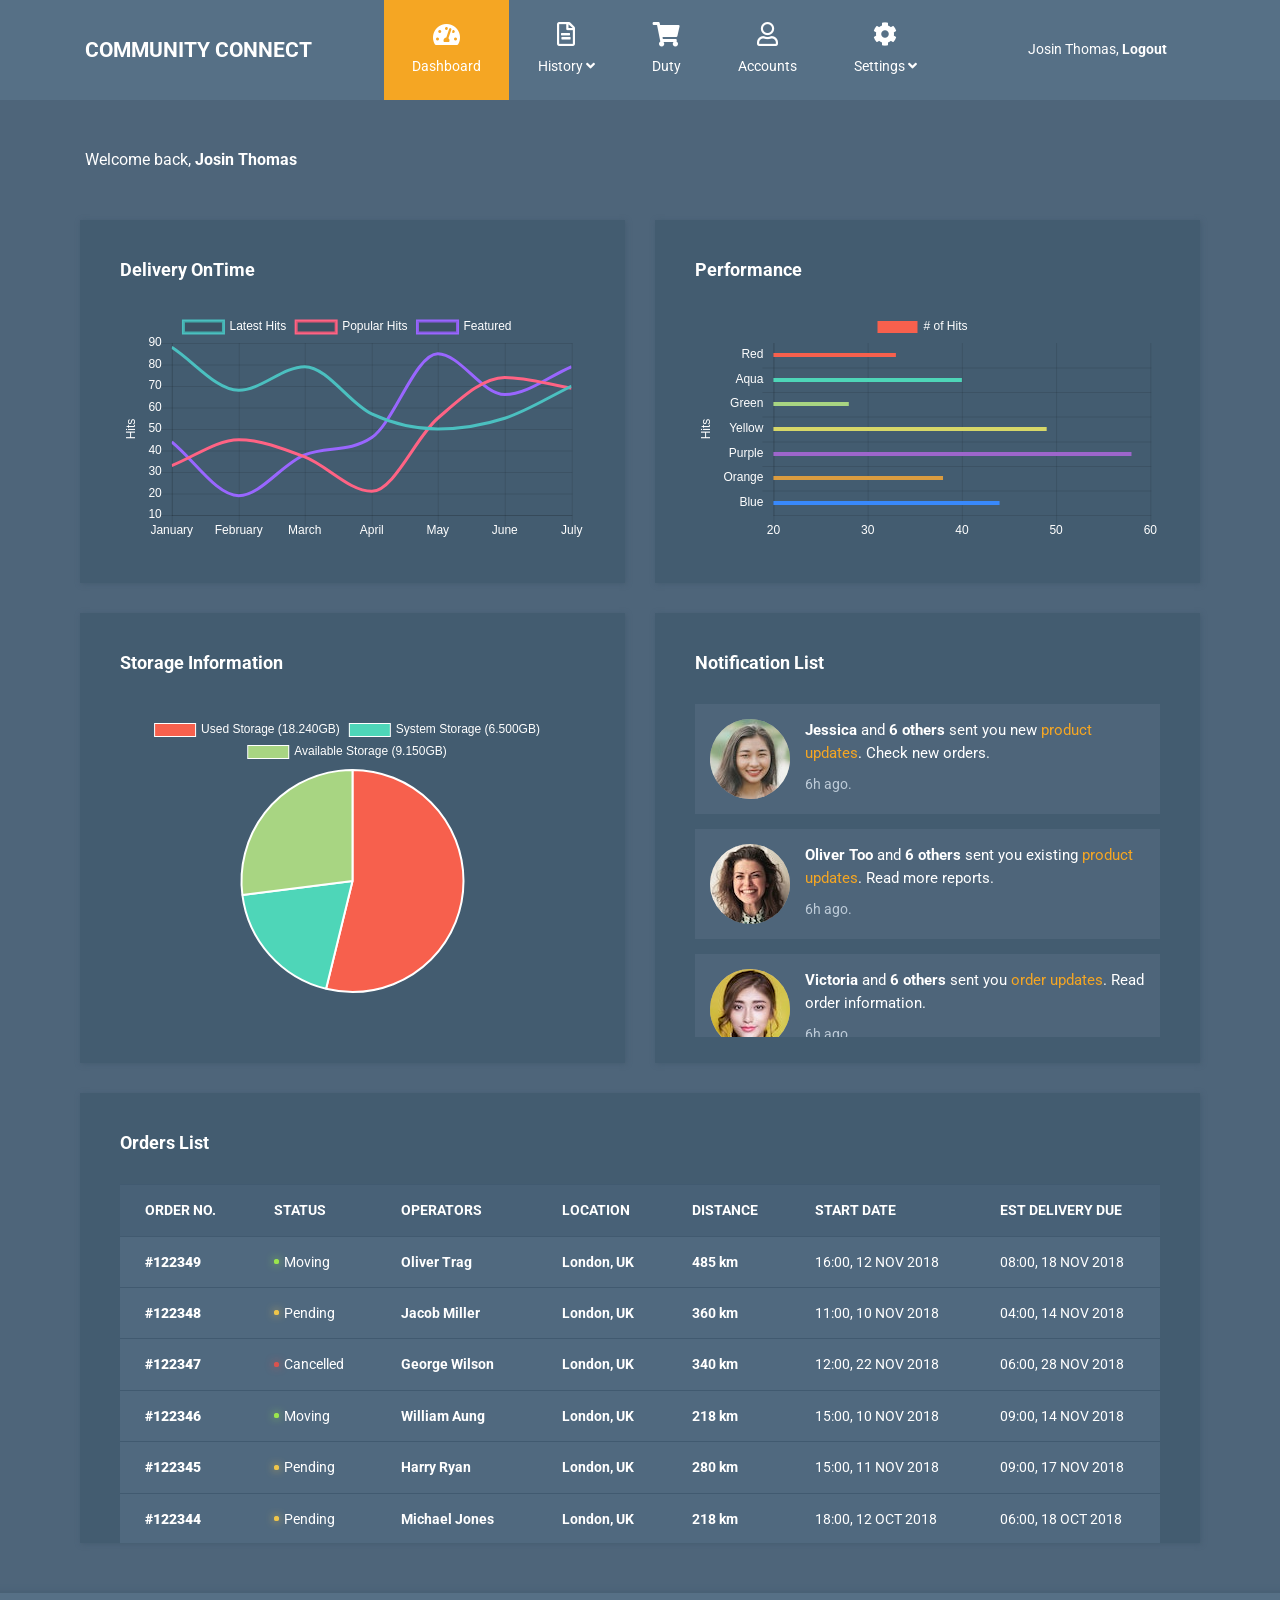
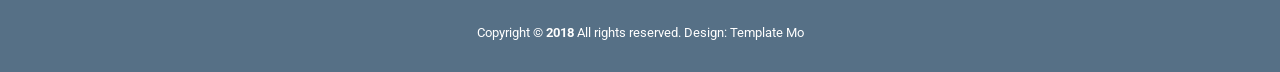
<file: delivery/index.html>
<!DOCTYPE html>
<html lang="en">

<head>
    <meta charset="UTF-8">
    <meta name="viewport" content="width=device-width, initial-scale=1.0">
    <meta http-equiv="X-UA-Compatible" content="ie=edge">
    <title>Community Connect</title>
    <link rel="stylesheet" href="https://fonts.googleapis.com/css?family=Roboto:400,700">
    <!-- https://fonts.google.com/specimen/Roboto -->
    <link rel="stylesheet" href="css/fontawesome.min.css">
    <!-- https://fontawesome.com/ -->
    <link rel="stylesheet" href="css/bootstrap.min.css">
    <!-- https://getbootstrap.com/ -->
    <link rel="stylesheet" href="css/templatemo-style.css">
    <!--
	Product Admin CSS Template
	https://templatemo.com/tm-524-product-admin
	-->
</head>

<body id="reportsPage">
    <div class="" id="home">
        <nav class="navbar navbar-expand-xl">
            <div class="container h-100">
                <a class="navbar-brand" href="index.html">
                    <h1 class="tm-site-title mb-0">Community Connect</h1>
                </a>
                <button class="navbar-toggler ml-auto mr-0" type="button" data-toggle="collapse" data-target="#navbarSupportedContent"
                    aria-controls="navbarSupportedContent" aria-expanded="false" aria-label="Toggle navigation">
                    <i class="fas fa-bars tm-nav-icon"></i>
                </button>

                <div class="collapse navbar-collapse" id="navbarSupportedContent">
                    <ul class="navbar-nav mx-auto h-100">
                        <li class="nav-item">
                            <a class="nav-link active" href="#">
                                <i class="fas fa-tachometer-alt"></i>
                                Dashboard
                                <span class="sr-only">(current)</span>
                            </a>
                        </li>
                        
                        <li class="nav-item dropdown">

                            <a class="nav-link dropdown-toggle" href="#" id="navbarDropdown" role="button" data-toggle="dropdown"
                                aria-haspopup="true" aria-expanded="false">
                                <i class="far fa-file-alt"></i>
                                <span>
                                    History <i class="fas fa-angle-down"></i>
                                </span>
                            </a>
                            <div class="dropdown-menu" aria-labelledby="navbarDropdown">
                                <a class="dropdown-item" href="products.html">Daily Report</a>
                                <a class="dropdown-item" href="products.html">Weekly Report</a>
                                <a class="dropdown-item" href="products.html">Yearly Report</a>
                            </div>
                        </li>
                        <li class="nav-item">
                            <a class="nav-link" href="Duty.html">
                                <i class="fas fa-shopping-cart"></i>
                                Duty
                            </a>
                        </li>

                        <li class="nav-item">
                            <a class="nav-link" href="accounts.html">
                                <i class="far fa-user"></i>
                                Accounts
                            </a>
                        </li>
                        <li class="nav-item dropdown">
                            <a class="nav-link dropdown-toggle" href="#" id="navbarDropdown" role="button" data-toggle="dropdown"
                                aria-haspopup="true" aria-expanded="false">
                                <i class="fas fa-cog"></i>
                                <span>
                                    Settings <i class="fas fa-angle-down"></i>
                                </span>
                            </a>
                            <div class="dropdown-menu" aria-labelledby="navbarDropdown">
                                <a class="dropdown-item" href="#">Profile</a>
                                <a class="dropdown-item" href="#">Billing</a>
                                <a class="dropdown-item" href="#">Customize</a>
                            </div>
                        </li>
                    </ul>
                    <ul class="navbar-nav">
                        <li class="nav-item">
                            <a class="nav-link d-block" href="login.html">
                                Josin Thomas, <b>Logout</b>
                            </a>
                        </li>
                    </ul>
                </div>
            </div>

        </nav>
        <div class="container">
            <div class="row">
                <div class="col">
                    <p class="text-white mt-5 mb-5">Welcome back, <b>Josin Thomas</b></p>
                </div>
            </div>
            <!-- row -->
            <div class="row tm-content-row">
                <div class="col-sm-12 col-md-12 col-lg-6 col-xl-6 tm-block-col">
                    <div class="tm-bg-primary-dark tm-block">
                        <h2 class="tm-block-title">Delivery OnTime</h2>
                        <canvas id="lineChart"></canvas>
                    </div>
                </div>
                <div class="col-sm-12 col-md-12 col-lg-6 col-xl-6 tm-block-col">
                    <div class="tm-bg-primary-dark tm-block">
                        <h2 class="tm-block-title">Performance</h2>
                        <canvas id="barChart"></canvas>
                    </div>
                </div>
                <div class="col-sm-12 col-md-12 col-lg-6 col-xl-6 tm-block-col">
                    <div class="tm-bg-primary-dark tm-block tm-block-taller">
                        <h2 class="tm-block-title">Storage Information</h2>
                        <div id="pieChartContainer">
                            <canvas id="pieChart" class="chartjs-render-monitor" width="200" height="200"></canvas>
                        </div>                        
                    </div>
                </div>
                <div class="col-sm-12 col-md-12 col-lg-6 col-xl-6 tm-block-col">
                    <div class="tm-bg-primary-dark tm-block tm-block-taller tm-block-overflow">
                        <h2 class="tm-block-title">Notification List</h2>
                        <div class="tm-notification-items">
                            <div class="media tm-notification-item">
                                <div class="tm-gray-circle"><img src="img/notification-01.jpg" alt="Avatar Image" class="rounded-circle"></div>
                                <div class="media-body">
                                    <p class="mb-2"><b>Jessica</b> and <b>6 others</b> sent you new <a href="#"
                                            class="tm-notification-link">product updates</a>. Check new orders.</p>
                                    <span class="tm-small tm-text-color-secondary">6h ago.</span>
                                </div>
                            </div>
                            <div class="media tm-notification-item">
                                <div class="tm-gray-circle"><img src="img/notification-02.jpg" alt="Avatar Image" class="rounded-circle"></div>
                                <div class="media-body">
                                    <p class="mb-2"><b>Oliver Too</b> and <b>6 others</b> sent you existing <a href="#"
                                            class="tm-notification-link">product updates</a>. Read more reports.</p>
                                    <span class="tm-small tm-text-color-secondary">6h ago.</span>
                                </div>
                            </div>
                            <div class="media tm-notification-item">
                                <div class="tm-gray-circle"><img src="img/notification-03.jpg" alt="Avatar Image" class="rounded-circle"></div>
                                <div class="media-body">
                                    <p class="mb-2"><b>Victoria</b> and <b>6 others</b> sent you <a href="#"
                                            class="tm-notification-link">order updates</a>. Read order information.</p>
                                    <span class="tm-small tm-text-color-secondary">6h ago.</span>
                                </div>
                            </div>
                            <div class="media tm-notification-item">
                                <div class="tm-gray-circle"><img src="img/notification-01.jpg" alt="Avatar Image" class="rounded-circle"></div>
                                <div class="media-body">
                                    <p class="mb-2"><b>Laura Cute</b> and <b>6 others</b> sent you <a href="#"
                                            class="tm-notification-link">product records</a>.</p>
                                    <span class="tm-small tm-text-color-secondary">6h ago.</span>
                                </div>
                            </div>
                            <div class="media tm-notification-item">
                                <div class="tm-gray-circle"><img src="img/notification-02.jpg" alt="Avatar Image" class="rounded-circle"></div>
                                <div class="media-body">
                                    <p class="mb-2"><b>Samantha</b> and <b>6 others</b> sent you <a href="#"
                                            class="tm-notification-link">order stuffs</a>.</p>
                                    <span class="tm-small tm-text-color-secondary">6h ago.</span>
                                </div>
                            </div>
                            <div class="media tm-notification-item">
                                <div class="tm-gray-circle"><img src="img/notification-03.jpg" alt="Avatar Image" class="rounded-circle"></div>
                                <div class="media-body">
                                    <p class="mb-2"><b>Sophie</b> and <b>6 others</b> sent you <a href="#"
                                            class="tm-notification-link">product updates</a>.</p>
                                    <span class="tm-small tm-text-color-secondary">6h ago.</span>
                                </div>
                            </div>
                            <div class="media tm-notification-item">
                                <div class="tm-gray-circle"><img src="img/notification-01.jpg" alt="Avatar Image" class="rounded-circle"></div>
                                <div class="media-body">
                                    <p class="mb-2"><b>Lily A</b> and <b>6 others</b> sent you <a href="#"
                                            class="tm-notification-link">product updates</a>.</p>
                                    <span class="tm-small tm-text-color-secondary">6h ago.</span>
                                </div>
                            </div>
                            <div class="media tm-notification-item">
                                <div class="tm-gray-circle"><img src="img/notification-02.jpg" alt="Avatar Image" class="rounded-circle"></div>
                                <div class="media-body">
                                    <p class="mb-2"><b>Amara</b> and <b>6 others</b> sent you <a href="#"
                                            class="tm-notification-link">product updates</a>.</p>
                                    <span class="tm-small tm-text-color-secondary">6h ago.</span>
                                </div>
                            </div>
                            <div class="media tm-notification-item">
                                <div class="tm-gray-circle"><img src="img/notification-03.jpg" alt="Avatar Image" class="rounded-circle"></div>
                                <div class="media-body">
                                    <p class="mb-2"><b>Cinthela</b> and <b>6 others</b> sent you <a href="#"
                                            class="tm-notification-link">product updates</a>.</p>
                                    <span class="tm-small tm-text-color-secondary">6h ago.</span>
                                </div>
                            </div>
                        </div>
                    </div>
                </div>
                <div class="col-12 tm-block-col">
                    <div class="tm-bg-primary-dark tm-block tm-block-taller tm-block-scroll">
                        <h2 class="tm-block-title">Orders List</h2>
                        <table class="table">
                            <thead>
                                <tr>
                                    <th scope="col">ORDER NO.</th>
                                    <th scope="col">STATUS</th>
                                    <th scope="col">OPERATORS</th>
                                    <th scope="col">LOCATION</th>
                                    <th scope="col">DISTANCE</th>
                                    <th scope="col">START DATE</th>
                                    <th scope="col">EST DELIVERY DUE</th>
                                </tr>
                            </thead>
                            <tbody>
                                <tr>
                                    <th scope="row"><b>#122349</b></th>
                                    <td>
                                        <div class="tm-status-circle moving">
                                        </div>Moving
                                    </td>
                                    <td><b>Oliver Trag</b></td>
                                    <td><b>London, UK</b></td>
                                    <td><b>485 km</b></td>
                                    <td>16:00, 12 NOV 2018</td>
                                    <td>08:00, 18 NOV 2018</td>
                                </tr>
                                <tr>
                                    <th scope="row"><b>#122348</b></th>
                                    <td>
                                        <div class="tm-status-circle pending">
                                        </div>Pending
                                    </td>
                                    <td><b>Jacob Miller</b></td>
                                    <td><b>London, UK</b></td>
                                    <td><b>360 km</b></td>
                                    <td>11:00, 10 NOV 2018</td>
                                    <td>04:00, 14 NOV 2018</td>
                                </tr>
                                <tr>
                                    <th scope="row"><b>#122347</b></th>
                                    <td>
                                        <div class="tm-status-circle cancelled">
                                        </div>Cancelled
                                    </td>
                                    <td><b>George Wilson</b></td>
                                    <td><b>London, UK</b></td>
                                    <td><b>340 km</b></td>
                                    <td>12:00, 22 NOV 2018</td>
                                    <td>06:00, 28 NOV 2018</td>
                                </tr>
                                <tr>
                                    <th scope="row"><b>#122346</b></th>
                                    <td>
                                        <div class="tm-status-circle moving">
                                        </div>Moving
                                    </td>
                                    <td><b>William Aung</b></td>
                                    <td><b>London, UK</b></td>
                                    <td><b>218 km</b></td>
                                    <td>15:00, 10 NOV 2018</td>
                                    <td>09:00, 14 NOV 2018</td>
                                </tr>
                                <tr>
                                    <th scope="row"><b>#122345</b></th>
                                    <td>
                                        <div class="tm-status-circle pending">
                                        </div>Pending
                                    </td>
                                    <td><b>Harry Ryan</b></td>
                                    <td><b>London, UK</b></td>
                                    <td><b>280 km</b></td>
                                    <td>15:00, 11 NOV 2018</td>
                                    <td>09:00, 17 NOV 2018</td>
                                </tr>
                                <tr>
                                    <th scope="row"><b>#122344</b></th>
                                    <td>
                                        <div class="tm-status-circle pending">
                                        </div>Pending
                                    </td>
                                    <td><b>Michael Jones</b></td>
                                    <td><b>London, UK</b></td>
                                    <td><b>218 km</b></td>
                                    <td>18:00, 12 OCT 2018</td>
                                    <td>06:00, 18 OCT 2018</td>
                                </tr>
                                <tr>
                                    <th scope="row"><b>#122343</b></th>
                                    <td>
                                        <div class="tm-status-circle moving">
                                        </div>Moving
                                    </td>
                                    <td><b>Timmy Davis</b></td>
                                    <td><b>London, UK</b></td>
                                    <td><b>218 km</b></td>
                                    <td>12:00, 10 OCT 2018</td>
                                    <td>08:00, 18 OCT 2018</td>
                                </tr>
                                <tr>
                                    <th scope="row"><b>#122342</b></th>
                                    <td>
                                        <div class="tm-status-circle moving">
                                        </div>Moving
                                    </td>
                                    <td><b>Oscar Phyo</b></td>
                                    <td><b>London, UK</b></td>
                                    <td><b>420 km</b></td>
                                    <td>15:30, 06 OCT 2018</td>
                                    <td>09:30, 16 OCT 2018</td>
                                </tr>
                                <tr>
                                    <th scope="row"><b>#122341</b></th>
                                    <td>
                                        <div class="tm-status-circle moving">
                                        </div>Moving
                                    </td>
                                    <td><b>Charlie Brown</b></td>
                                    <td><b>London, UK</b></td>
                                    <td><b>300 km</b></td>
                                    <td>11:00, 10 OCT 2018</td>
                                    <td>03:00, 14 OCT 2018</td>
                                </tr>
                                <tr>
                                    <th scope="row"><b>#122340</b></th>
                                    <td>
                                        <div class="tm-status-circle cancelled">
                                        </div>Cancelled
                                    </td>
                                    <td><b>Wilson Cookies</b></td>
                                    <td><b>London, UK</b></td>
                                    <td><b>218 km</b></td>
                                    <td>17:30, 12 OCT 2018</td>
                                    <td>08:30, 22 OCT 2018</td>
                                </tr>
                                <tr>
                                    <th scope="row"><b>#122339</b></th>
                                    <td>
                                        <div class="tm-status-circle moving">
                                        </div>Moving
                                    </td>
                                    <td><b>Richard Clamon</b></td>
                                    <td><b>London, UK</b></td>
                                    <td><b>150 km</b></td>
                                    <td>15:00, 12 OCT 2018</td>
                                    <td>09:20, 26 OCT 2018</td>
                                </tr>
                            </tbody>
                        </table>
                    </div>
                </div>
            </div>
        </div>
        <footer class="tm-footer row tm-mt-small">
            <div class="col-12 font-weight-light">
                <p class="text-center text-white mb-0 px-4 small">
                    Copyright &copy; <b>2018</b> All rights reserved. 
                    
                    Design: <a rel="nofollow noopener" href="https://templatemo.com" class="tm-footer-link">Template Mo</a>
                </p>
            </div>
        </footer>
    </div>

    <script src="js/jquery-3.3.1.min.js"></script>
    <!-- https://jquery.com/download/ -->
    <script src="js/moment.min.js"></script>
    <!-- https://momentjs.com/ -->
    <script src="js/Chart.min.js"></script>
    <!-- http://www.chartjs.org/docs/latest/ -->
    <script src="js/bootstrap.min.js"></script>
    <!-- https://getbootstrap.com/ -->
    <script src="js/tooplate-scripts.js"></script>
    <script>
        Chart.defaults.global.defaultFontColor = 'white';
        let ctxLine,
            ctxBar,
            ctxPie,
            optionsLine,
            optionsBar,
            optionsPie,
            configLine,
            configBar,
            configPie,
            lineChart;
        barChart, pieChart;
        // DOM is ready
        $(function () {
            drawLineChart(); // Line Chart
            drawBarChart(); // Bar Chart
            drawPieChart(); // Pie Chart

            $(window).resize(function () {
                updateLineChart();
                updateBarChart();                
            });
        })
    </script>
</body>

</html>
</file>
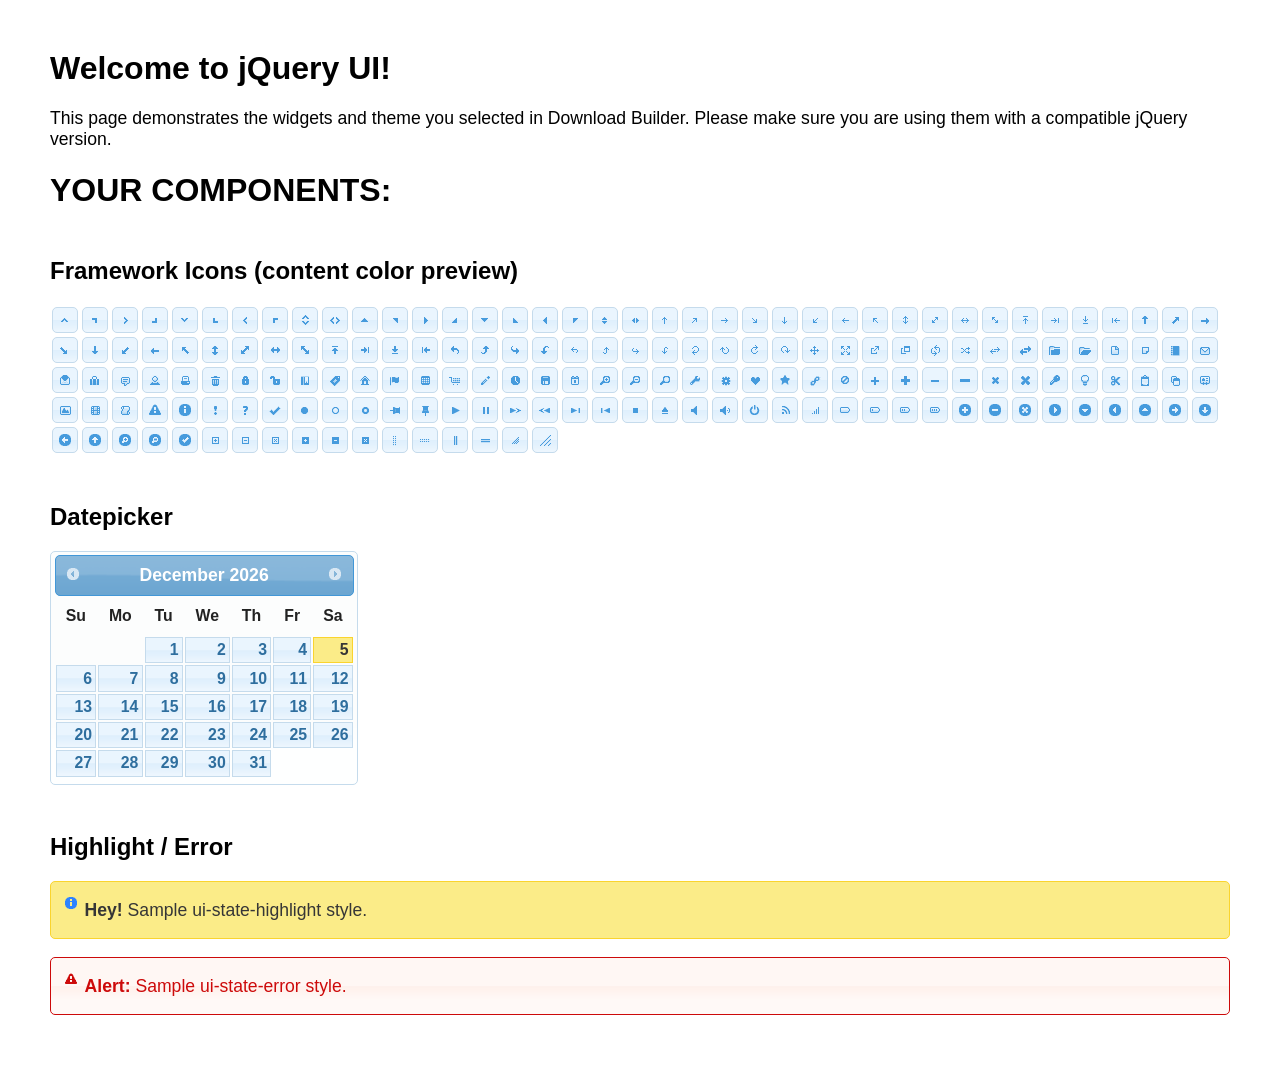
<file: delivery/jquery-ui-datepicker/index.html>
<!doctype html>
<html lang="us">
<head>
	<meta charset="utf-8">
	<title>jQuery UI Example Page</title>
	<link href="jquery-ui.css" rel="stylesheet">
	<style>
	body{
		font-family: "Trebuchet MS", sans-serif;
		margin: 50px;
	}
	.demoHeaders {
		margin-top: 2em;
	}
	#dialog-link {
		padding: .4em 1em .4em 20px;
		text-decoration: none;
		position: relative;
	}
	#dialog-link span.ui-icon {
		margin: 0 5px 0 0;
		position: absolute;
		left: .2em;
		top: 50%;
		margin-top: -8px;
	}
	#icons {
		margin: 0;
		padding: 0;
	}
	#icons li {
		margin: 2px;
		position: relative;
		padding: 4px 0;
		cursor: pointer;
		float: left;
		list-style: none;
	}
	#icons span.ui-icon {
		float: left;
		margin: 0 4px;
	}
	.fakewindowcontain .ui-widget-overlay {
		position: absolute;
	}
	select {
		width: 200px;
	}
	</style>
</head>
<body>

<h1>Welcome to jQuery UI!</h1>

<div class="ui-widget">
	<p>This page demonstrates the widgets and theme you selected in Download Builder. Please make sure you are using them with a compatible jQuery version.</p>
</div>

<h1>YOUR COMPONENTS:</h1>
















<h2 class="demoHeaders">Framework Icons (content color preview)</h2>
<ul id="icons" class="ui-widget ui-helper-clearfix">
	<li class="ui-state-default ui-corner-all" title=".ui-icon-caret-1-n"><span class="ui-icon ui-icon-caret-1-n"></span></li>
	<li class="ui-state-default ui-corner-all" title=".ui-icon-caret-1-ne"><span class="ui-icon ui-icon-caret-1-ne"></span></li>
	<li class="ui-state-default ui-corner-all" title=".ui-icon-caret-1-e"><span class="ui-icon ui-icon-caret-1-e"></span></li>
	<li class="ui-state-default ui-corner-all" title=".ui-icon-caret-1-se"><span class="ui-icon ui-icon-caret-1-se"></span></li>
	<li class="ui-state-default ui-corner-all" title=".ui-icon-caret-1-s"><span class="ui-icon ui-icon-caret-1-s"></span></li>
	<li class="ui-state-default ui-corner-all" title=".ui-icon-caret-1-sw"><span class="ui-icon ui-icon-caret-1-sw"></span></li>
	<li class="ui-state-default ui-corner-all" title=".ui-icon-caret-1-w"><span class="ui-icon ui-icon-caret-1-w"></span></li>
	<li class="ui-state-default ui-corner-all" title=".ui-icon-caret-1-nw"><span class="ui-icon ui-icon-caret-1-nw"></span></li>
	<li class="ui-state-default ui-corner-all" title=".ui-icon-caret-2-n-s"><span class="ui-icon ui-icon-caret-2-n-s"></span></li>
	<li class="ui-state-default ui-corner-all" title=".ui-icon-caret-2-e-w"><span class="ui-icon ui-icon-caret-2-e-w"></span></li>
	<li class="ui-state-default ui-corner-all" title=".ui-icon-triangle-1-n"><span class="ui-icon ui-icon-triangle-1-n"></span></li>
	<li class="ui-state-default ui-corner-all" title=".ui-icon-triangle-1-ne"><span class="ui-icon ui-icon-triangle-1-ne"></span></li>
	<li class="ui-state-default ui-corner-all" title=".ui-icon-triangle-1-e"><span class="ui-icon ui-icon-triangle-1-e"></span></li>
	<li class="ui-state-default ui-corner-all" title=".ui-icon-triangle-1-se"><span class="ui-icon ui-icon-triangle-1-se"></span></li>
	<li class="ui-state-default ui-corner-all" title=".ui-icon-triangle-1-s"><span class="ui-icon ui-icon-triangle-1-s"></span></li>
	<li class="ui-state-default ui-corner-all" title=".ui-icon-triangle-1-sw"><span class="ui-icon ui-icon-triangle-1-sw"></span></li>
	<li class="ui-state-default ui-corner-all" title=".ui-icon-triangle-1-w"><span class="ui-icon ui-icon-triangle-1-w"></span></li>
	<li class="ui-state-default ui-corner-all" title=".ui-icon-triangle-1-nw"><span class="ui-icon ui-icon-triangle-1-nw"></span></li>
	<li class="ui-state-default ui-corner-all" title=".ui-icon-triangle-2-n-s"><span class="ui-icon ui-icon-triangle-2-n-s"></span></li>
	<li class="ui-state-default ui-corner-all" title=".ui-icon-triangle-2-e-w"><span class="ui-icon ui-icon-triangle-2-e-w"></span></li>
	<li class="ui-state-default ui-corner-all" title=".ui-icon-arrow-1-n"><span class="ui-icon ui-icon-arrow-1-n"></span></li>
	<li class="ui-state-default ui-corner-all" title=".ui-icon-arrow-1-ne"><span class="ui-icon ui-icon-arrow-1-ne"></span></li>
	<li class="ui-state-default ui-corner-all" title=".ui-icon-arrow-1-e"><span class="ui-icon ui-icon-arrow-1-e"></span></li>
	<li class="ui-state-default ui-corner-all" title=".ui-icon-arrow-1-se"><span class="ui-icon ui-icon-arrow-1-se"></span></li>
	<li class="ui-state-default ui-corner-all" title=".ui-icon-arrow-1-s"><span class="ui-icon ui-icon-arrow-1-s"></span></li>
	<li class="ui-state-default ui-corner-all" title=".ui-icon-arrow-1-sw"><span class="ui-icon ui-icon-arrow-1-sw"></span></li>
	<li class="ui-state-default ui-corner-all" title=".ui-icon-arrow-1-w"><span class="ui-icon ui-icon-arrow-1-w"></span></li>
	<li class="ui-state-default ui-corner-all" title=".ui-icon-arrow-1-nw"><span class="ui-icon ui-icon-arrow-1-nw"></span></li>
	<li class="ui-state-default ui-corner-all" title=".ui-icon-arrow-2-n-s"><span class="ui-icon ui-icon-arrow-2-n-s"></span></li>
	<li class="ui-state-default ui-corner-all" title=".ui-icon-arrow-2-ne-sw"><span class="ui-icon ui-icon-arrow-2-ne-sw"></span></li>
	<li class="ui-state-default ui-corner-all" title=".ui-icon-arrow-2-e-w"><span class="ui-icon ui-icon-arrow-2-e-w"></span></li>
	<li class="ui-state-default ui-corner-all" title=".ui-icon-arrow-2-se-nw"><span class="ui-icon ui-icon-arrow-2-se-nw"></span></li>
	<li class="ui-state-default ui-corner-all" title=".ui-icon-arrowstop-1-n"><span class="ui-icon ui-icon-arrowstop-1-n"></span></li>
	<li class="ui-state-default ui-corner-all" title=".ui-icon-arrowstop-1-e"><span class="ui-icon ui-icon-arrowstop-1-e"></span></li>
	<li class="ui-state-default ui-corner-all" title=".ui-icon-arrowstop-1-s"><span class="ui-icon ui-icon-arrowstop-1-s"></span></li>
	<li class="ui-state-default ui-corner-all" title=".ui-icon-arrowstop-1-w"><span class="ui-icon ui-icon-arrowstop-1-w"></span></li>
	<li class="ui-state-default ui-corner-all" title=".ui-icon-arrowthick-1-n"><span class="ui-icon ui-icon-arrowthick-1-n"></span></li>
	<li class="ui-state-default ui-corner-all" title=".ui-icon-arrowthick-1-ne"><span class="ui-icon ui-icon-arrowthick-1-ne"></span></li>
	<li class="ui-state-default ui-corner-all" title=".ui-icon-arrowthick-1-e"><span class="ui-icon ui-icon-arrowthick-1-e"></span></li>
	<li class="ui-state-default ui-corner-all" title=".ui-icon-arrowthick-1-se"><span class="ui-icon ui-icon-arrowthick-1-se"></span></li>
	<li class="ui-state-default ui-corner-all" title=".ui-icon-arrowthick-1-s"><span class="ui-icon ui-icon-arrowthick-1-s"></span></li>
	<li class="ui-state-default ui-corner-all" title=".ui-icon-arrowthick-1-sw"><span class="ui-icon ui-icon-arrowthick-1-sw"></span></li>
	<li class="ui-state-default ui-corner-all" title=".ui-icon-arrowthick-1-w"><span class="ui-icon ui-icon-arrowthick-1-w"></span></li>
	<li class="ui-state-default ui-corner-all" title=".ui-icon-arrowthick-1-nw"><span class="ui-icon ui-icon-arrowthick-1-nw"></span></li>
	<li class="ui-state-default ui-corner-all" title=".ui-icon-arrowthick-2-n-s"><span class="ui-icon ui-icon-arrowthick-2-n-s"></span></li>
	<li class="ui-state-default ui-corner-all" title=".ui-icon-arrowthick-2-ne-sw"><span class="ui-icon ui-icon-arrowthick-2-ne-sw"></span></li>
	<li class="ui-state-default ui-corner-all" title=".ui-icon-arrowthick-2-e-w"><span class="ui-icon ui-icon-arrowthick-2-e-w"></span></li>
	<li class="ui-state-default ui-corner-all" title=".ui-icon-arrowthick-2-se-nw"><span class="ui-icon ui-icon-arrowthick-2-se-nw"></span></li>
	<li class="ui-state-default ui-corner-all" title=".ui-icon-arrowthickstop-1-n"><span class="ui-icon ui-icon-arrowthickstop-1-n"></span></li>
	<li class="ui-state-default ui-corner-all" title=".ui-icon-arrowthickstop-1-e"><span class="ui-icon ui-icon-arrowthickstop-1-e"></span></li>
	<li class="ui-state-default ui-corner-all" title=".ui-icon-arrowthickstop-1-s"><span class="ui-icon ui-icon-arrowthickstop-1-s"></span></li>
	<li class="ui-state-default ui-corner-all" title=".ui-icon-arrowthickstop-1-w"><span class="ui-icon ui-icon-arrowthickstop-1-w"></span></li>
	<li class="ui-state-default ui-corner-all" title=".ui-icon-arrowreturnthick-1-w"><span class="ui-icon ui-icon-arrowreturnthick-1-w"></span></li>
	<li class="ui-state-default ui-corner-all" title=".ui-icon-arrowreturnthick-1-n"><span class="ui-icon ui-icon-arrowreturnthick-1-n"></span></li>
	<li class="ui-state-default ui-corner-all" title=".ui-icon-arrowreturnthick-1-e"><span class="ui-icon ui-icon-arrowreturnthick-1-e"></span></li>
	<li class="ui-state-default ui-corner-all" title=".ui-icon-arrowreturnthick-1-s"><span class="ui-icon ui-icon-arrowreturnthick-1-s"></span></li>
	<li class="ui-state-default ui-corner-all" title=".ui-icon-arrowreturn-1-w"><span class="ui-icon ui-icon-arrowreturn-1-w"></span></li>
	<li class="ui-state-default ui-corner-all" title=".ui-icon-arrowreturn-1-n"><span class="ui-icon ui-icon-arrowreturn-1-n"></span></li>
	<li class="ui-state-default ui-corner-all" title=".ui-icon-arrowreturn-1-e"><span class="ui-icon ui-icon-arrowreturn-1-e"></span></li>
	<li class="ui-state-default ui-corner-all" title=".ui-icon-arrowreturn-1-s"><span class="ui-icon ui-icon-arrowreturn-1-s"></span></li>
	<li class="ui-state-default ui-corner-all" title=".ui-icon-arrowrefresh-1-w"><span class="ui-icon ui-icon-arrowrefresh-1-w"></span></li>
	<li class="ui-state-default ui-corner-all" title=".ui-icon-arrowrefresh-1-n"><span class="ui-icon ui-icon-arrowrefresh-1-n"></span></li>
	<li class="ui-state-default ui-corner-all" title=".ui-icon-arrowrefresh-1-e"><span class="ui-icon ui-icon-arrowrefresh-1-e"></span></li>
	<li class="ui-state-default ui-corner-all" title=".ui-icon-arrowrefresh-1-s"><span class="ui-icon ui-icon-arrowrefresh-1-s"></span></li>
	<li class="ui-state-default ui-corner-all" title=".ui-icon-arrow-4"><span class="ui-icon ui-icon-arrow-4"></span></li>
	<li class="ui-state-default ui-corner-all" title=".ui-icon-arrow-4-diag"><span class="ui-icon ui-icon-arrow-4-diag"></span></li>
	<li class="ui-state-default ui-corner-all" title=".ui-icon-extlink"><span class="ui-icon ui-icon-extlink"></span></li>
	<li class="ui-state-default ui-corner-all" title=".ui-icon-newwin"><span class="ui-icon ui-icon-newwin"></span></li>
	<li class="ui-state-default ui-corner-all" title=".ui-icon-refresh"><span class="ui-icon ui-icon-refresh"></span></li>
	<li class="ui-state-default ui-corner-all" title=".ui-icon-shuffle"><span class="ui-icon ui-icon-shuffle"></span></li>
	<li class="ui-state-default ui-corner-all" title=".ui-icon-transfer-e-w"><span class="ui-icon ui-icon-transfer-e-w"></span></li>
	<li class="ui-state-default ui-corner-all" title=".ui-icon-transferthick-e-w"><span class="ui-icon ui-icon-transferthick-e-w"></span></li>
	<li class="ui-state-default ui-corner-all" title=".ui-icon-folder-collapsed"><span class="ui-icon ui-icon-folder-collapsed"></span></li>
	<li class="ui-state-default ui-corner-all" title=".ui-icon-folder-open"><span class="ui-icon ui-icon-folder-open"></span></li>
	<li class="ui-state-default ui-corner-all" title=".ui-icon-document"><span class="ui-icon ui-icon-document"></span></li>
	<li class="ui-state-default ui-corner-all" title=".ui-icon-document-b"><span class="ui-icon ui-icon-document-b"></span></li>
	<li class="ui-state-default ui-corner-all" title=".ui-icon-note"><span class="ui-icon ui-icon-note"></span></li>
	<li class="ui-state-default ui-corner-all" title=".ui-icon-mail-closed"><span class="ui-icon ui-icon-mail-closed"></span></li>
	<li class="ui-state-default ui-corner-all" title=".ui-icon-mail-open"><span class="ui-icon ui-icon-mail-open"></span></li>
	<li class="ui-state-default ui-corner-all" title=".ui-icon-suitcase"><span class="ui-icon ui-icon-suitcase"></span></li>
	<li class="ui-state-default ui-corner-all" title=".ui-icon-comment"><span class="ui-icon ui-icon-comment"></span></li>
	<li class="ui-state-default ui-corner-all" title=".ui-icon-person"><span class="ui-icon ui-icon-person"></span></li>
	<li class="ui-state-default ui-corner-all" title=".ui-icon-print"><span class="ui-icon ui-icon-print"></span></li>
	<li class="ui-state-default ui-corner-all" title=".ui-icon-trash"><span class="ui-icon ui-icon-trash"></span></li>
	<li class="ui-state-default ui-corner-all" title=".ui-icon-locked"><span class="ui-icon ui-icon-locked"></span></li>
	<li class="ui-state-default ui-corner-all" title=".ui-icon-unlocked"><span class="ui-icon ui-icon-unlocked"></span></li>
	<li class="ui-state-default ui-corner-all" title=".ui-icon-bookmark"><span class="ui-icon ui-icon-bookmark"></span></li>
	<li class="ui-state-default ui-corner-all" title=".ui-icon-tag"><span class="ui-icon ui-icon-tag"></span></li>
	<li class="ui-state-default ui-corner-all" title=".ui-icon-home"><span class="ui-icon ui-icon-home"></span></li>
	<li class="ui-state-default ui-corner-all" title=".ui-icon-flag"><span class="ui-icon ui-icon-flag"></span></li>
	<li class="ui-state-default ui-corner-all" title=".ui-icon-calculator"><span class="ui-icon ui-icon-calculator"></span></li>
	<li class="ui-state-default ui-corner-all" title=".ui-icon-cart"><span class="ui-icon ui-icon-cart"></span></li>
	<li class="ui-state-default ui-corner-all" title=".ui-icon-pencil"><span class="ui-icon ui-icon-pencil"></span></li>
	<li class="ui-state-default ui-corner-all" title=".ui-icon-clock"><span class="ui-icon ui-icon-clock"></span></li>
	<li class="ui-state-default ui-corner-all" title=".ui-icon-disk"><span class="ui-icon ui-icon-disk"></span></li>
	<li class="ui-state-default ui-corner-all" title=".ui-icon-calendar"><span class="ui-icon ui-icon-calendar"></span></li>
	<li class="ui-state-default ui-corner-all" title=".ui-icon-zoomin"><span class="ui-icon ui-icon-zoomin"></span></li>
	<li class="ui-state-default ui-corner-all" title=".ui-icon-zoomout"><span class="ui-icon ui-icon-zoomout"></span></li>
	<li class="ui-state-default ui-corner-all" title=".ui-icon-search"><span class="ui-icon ui-icon-search"></span></li>
	<li class="ui-state-default ui-corner-all" title=".ui-icon-wrench"><span class="ui-icon ui-icon-wrench"></span></li>
	<li class="ui-state-default ui-corner-all" title=".ui-icon-gear"><span class="ui-icon ui-icon-gear"></span></li>
	<li class="ui-state-default ui-corner-all" title=".ui-icon-heart"><span class="ui-icon ui-icon-heart"></span></li>
	<li class="ui-state-default ui-corner-all" title=".ui-icon-star"><span class="ui-icon ui-icon-star"></span></li>
	<li class="ui-state-default ui-corner-all" title=".ui-icon-link"><span class="ui-icon ui-icon-link"></span></li>
	<li class="ui-state-default ui-corner-all" title=".ui-icon-cancel"><span class="ui-icon ui-icon-cancel"></span></li>
	<li class="ui-state-default ui-corner-all" title=".ui-icon-plus"><span class="ui-icon ui-icon-plus"></span></li>
	<li class="ui-state-default ui-corner-all" title=".ui-icon-plusthick"><span class="ui-icon ui-icon-plusthick"></span></li>
	<li class="ui-state-default ui-corner-all" title=".ui-icon-minus"><span class="ui-icon ui-icon-minus"></span></li>
	<li class="ui-state-default ui-corner-all" title=".ui-icon-minusthick"><span class="ui-icon ui-icon-minusthick"></span></li>
	<li class="ui-state-default ui-corner-all" title=".ui-icon-close"><span class="ui-icon ui-icon-close"></span></li>
	<li class="ui-state-default ui-corner-all" title=".ui-icon-closethick"><span class="ui-icon ui-icon-closethick"></span></li>
	<li class="ui-state-default ui-corner-all" title=".ui-icon-key"><span class="ui-icon ui-icon-key"></span></li>
	<li class="ui-state-default ui-corner-all" title=".ui-icon-lightbulb"><span class="ui-icon ui-icon-lightbulb"></span></li>
	<li class="ui-state-default ui-corner-all" title=".ui-icon-scissors"><span class="ui-icon ui-icon-scissors"></span></li>
	<li class="ui-state-default ui-corner-all" title=".ui-icon-clipboard"><span class="ui-icon ui-icon-clipboard"></span></li>
	<li class="ui-state-default ui-corner-all" title=".ui-icon-copy"><span class="ui-icon ui-icon-copy"></span></li>
	<li class="ui-state-default ui-corner-all" title=".ui-icon-contact"><span class="ui-icon ui-icon-contact"></span></li>
	<li class="ui-state-default ui-corner-all" title=".ui-icon-image"><span class="ui-icon ui-icon-image"></span></li>
	<li class="ui-state-default ui-corner-all" title=".ui-icon-video"><span class="ui-icon ui-icon-video"></span></li>
	<li class="ui-state-default ui-corner-all" title=".ui-icon-script"><span class="ui-icon ui-icon-script"></span></li>
	<li class="ui-state-default ui-corner-all" title=".ui-icon-alert"><span class="ui-icon ui-icon-alert"></span></li>
	<li class="ui-state-default ui-corner-all" title=".ui-icon-info"><span class="ui-icon ui-icon-info"></span></li>
	<li class="ui-state-default ui-corner-all" title=".ui-icon-notice"><span class="ui-icon ui-icon-notice"></span></li>
	<li class="ui-state-default ui-corner-all" title=".ui-icon-help"><span class="ui-icon ui-icon-help"></span></li>
	<li class="ui-state-default ui-corner-all" title=".ui-icon-check"><span class="ui-icon ui-icon-check"></span></li>
	<li class="ui-state-default ui-corner-all" title=".ui-icon-bullet"><span class="ui-icon ui-icon-bullet"></span></li>
	<li class="ui-state-default ui-corner-all" title=".ui-icon-radio-off"><span class="ui-icon ui-icon-radio-off"></span></li>
	<li class="ui-state-default ui-corner-all" title=".ui-icon-radio-on"><span class="ui-icon ui-icon-radio-on"></span></li>
	<li class="ui-state-default ui-corner-all" title=".ui-icon-pin-w"><span class="ui-icon ui-icon-pin-w"></span></li>
	<li class="ui-state-default ui-corner-all" title=".ui-icon-pin-s"><span class="ui-icon ui-icon-pin-s"></span></li>
	<li class="ui-state-default ui-corner-all" title=".ui-icon-play"><span class="ui-icon ui-icon-play"></span></li>
	<li class="ui-state-default ui-corner-all" title=".ui-icon-pause"><span class="ui-icon ui-icon-pause"></span></li>
	<li class="ui-state-default ui-corner-all" title=".ui-icon-seek-next"><span class="ui-icon ui-icon-seek-next"></span></li>
	<li class="ui-state-default ui-corner-all" title=".ui-icon-seek-prev"><span class="ui-icon ui-icon-seek-prev"></span></li>
	<li class="ui-state-default ui-corner-all" title=".ui-icon-seek-end"><span class="ui-icon ui-icon-seek-end"></span></li>
	<li class="ui-state-default ui-corner-all" title=".ui-icon-seek-first"><span class="ui-icon ui-icon-seek-first"></span></li>
	<li class="ui-state-default ui-corner-all" title=".ui-icon-stop"><span class="ui-icon ui-icon-stop"></span></li>
	<li class="ui-state-default ui-corner-all" title=".ui-icon-eject"><span class="ui-icon ui-icon-eject"></span></li>
	<li class="ui-state-default ui-corner-all" title=".ui-icon-volume-off"><span class="ui-icon ui-icon-volume-off"></span></li>
	<li class="ui-state-default ui-corner-all" title=".ui-icon-volume-on"><span class="ui-icon ui-icon-volume-on"></span></li>
	<li class="ui-state-default ui-corner-all" title=".ui-icon-power"><span class="ui-icon ui-icon-power"></span></li>
	<li class="ui-state-default ui-corner-all" title=".ui-icon-signal-diag"><span class="ui-icon ui-icon-signal-diag"></span></li>
	<li class="ui-state-default ui-corner-all" title=".ui-icon-signal"><span class="ui-icon ui-icon-signal"></span></li>
	<li class="ui-state-default ui-corner-all" title=".ui-icon-battery-0"><span class="ui-icon ui-icon-battery-0"></span></li>
	<li class="ui-state-default ui-corner-all" title=".ui-icon-battery-1"><span class="ui-icon ui-icon-battery-1"></span></li>
	<li class="ui-state-default ui-corner-all" title=".ui-icon-battery-2"><span class="ui-icon ui-icon-battery-2"></span></li>
	<li class="ui-state-default ui-corner-all" title=".ui-icon-battery-3"><span class="ui-icon ui-icon-battery-3"></span></li>
	<li class="ui-state-default ui-corner-all" title=".ui-icon-circle-plus"><span class="ui-icon ui-icon-circle-plus"></span></li>
	<li class="ui-state-default ui-corner-all" title=".ui-icon-circle-minus"><span class="ui-icon ui-icon-circle-minus"></span></li>
	<li class="ui-state-default ui-corner-all" title=".ui-icon-circle-close"><span class="ui-icon ui-icon-circle-close"></span></li>
	<li class="ui-state-default ui-corner-all" title=".ui-icon-circle-triangle-e"><span class="ui-icon ui-icon-circle-triangle-e"></span></li>
	<li class="ui-state-default ui-corner-all" title=".ui-icon-circle-triangle-s"><span class="ui-icon ui-icon-circle-triangle-s"></span></li>
	<li class="ui-state-default ui-corner-all" title=".ui-icon-circle-triangle-w"><span class="ui-icon ui-icon-circle-triangle-w"></span></li>
	<li class="ui-state-default ui-corner-all" title=".ui-icon-circle-triangle-n"><span class="ui-icon ui-icon-circle-triangle-n"></span></li>
	<li class="ui-state-default ui-corner-all" title=".ui-icon-circle-arrow-e"><span class="ui-icon ui-icon-circle-arrow-e"></span></li>
	<li class="ui-state-default ui-corner-all" title=".ui-icon-circle-arrow-s"><span class="ui-icon ui-icon-circle-arrow-s"></span></li>
	<li class="ui-state-default ui-corner-all" title=".ui-icon-circle-arrow-w"><span class="ui-icon ui-icon-circle-arrow-w"></span></li>
	<li class="ui-state-default ui-corner-all" title=".ui-icon-circle-arrow-n"><span class="ui-icon ui-icon-circle-arrow-n"></span></li>
	<li class="ui-state-default ui-corner-all" title=".ui-icon-circle-zoomin"><span class="ui-icon ui-icon-circle-zoomin"></span></li>
	<li class="ui-state-default ui-corner-all" title=".ui-icon-circle-zoomout"><span class="ui-icon ui-icon-circle-zoomout"></span></li>
	<li class="ui-state-default ui-corner-all" title=".ui-icon-circle-check"><span class="ui-icon ui-icon-circle-check"></span></li>
	<li class="ui-state-default ui-corner-all" title=".ui-icon-circlesmall-plus"><span class="ui-icon ui-icon-circlesmall-plus"></span></li>
	<li class="ui-state-default ui-corner-all" title=".ui-icon-circlesmall-minus"><span class="ui-icon ui-icon-circlesmall-minus"></span></li>
	<li class="ui-state-default ui-corner-all" title=".ui-icon-circlesmall-close"><span class="ui-icon ui-icon-circlesmall-close"></span></li>
	<li class="ui-state-default ui-corner-all" title=".ui-icon-squaresmall-plus"><span class="ui-icon ui-icon-squaresmall-plus"></span></li>
	<li class="ui-state-default ui-corner-all" title=".ui-icon-squaresmall-minus"><span class="ui-icon ui-icon-squaresmall-minus"></span></li>
	<li class="ui-state-default ui-corner-all" title=".ui-icon-squaresmall-close"><span class="ui-icon ui-icon-squaresmall-close"></span></li>
	<li class="ui-state-default ui-corner-all" title=".ui-icon-grip-dotted-vertical"><span class="ui-icon ui-icon-grip-dotted-vertical"></span></li>
	<li class="ui-state-default ui-corner-all" title=".ui-icon-grip-dotted-horizontal"><span class="ui-icon ui-icon-grip-dotted-horizontal"></span></li>
	<li class="ui-state-default ui-corner-all" title=".ui-icon-grip-solid-vertical"><span class="ui-icon ui-icon-grip-solid-vertical"></span></li>
	<li class="ui-state-default ui-corner-all" title=".ui-icon-grip-solid-horizontal"><span class="ui-icon ui-icon-grip-solid-horizontal"></span></li>
	<li class="ui-state-default ui-corner-all" title=".ui-icon-gripsmall-diagonal-se"><span class="ui-icon ui-icon-gripsmall-diagonal-se"></span></li>
	<li class="ui-state-default ui-corner-all" title=".ui-icon-grip-diagonal-se"><span class="ui-icon ui-icon-grip-diagonal-se"></span></li>
</ul>




<!-- Datepicker -->
<h2 class="demoHeaders">Datepicker</h2>
<div id="datepicker"></div>












<!-- Highlight / Error -->
<h2 class="demoHeaders">Highlight / Error</h2>
<div class="ui-widget">
	<div class="ui-state-highlight ui-corner-all" style="margin-top: 20px; padding: 0 .7em;">
		<p><span class="ui-icon ui-icon-info" style="float: left; margin-right: .3em;"></span>
		<strong>Hey!</strong> Sample ui-state-highlight style.</p>
	</div>
</div>
<br>
<div class="ui-widget">
	<div class="ui-state-error ui-corner-all" style="padding: 0 .7em;">
		<p><span class="ui-icon ui-icon-alert" style="float: left; margin-right: .3em;"></span>
		<strong>Alert:</strong> Sample ui-state-error style.</p>
	</div>
</div>

<script src="external/jquery/jquery.js"></script>
<script src="jquery-ui.js"></script>
<script>















$( "#datepicker" ).datepicker({
	inline: true
});














// Hover states on the static widgets
$( "#dialog-link, #icons li" ).hover(
	function() {
		$( this ).addClass( "ui-state-hover" );
	},
	function() {
		$( this ).removeClass( "ui-state-hover" );
	}
);
</script>
</body>
</html>
</file>
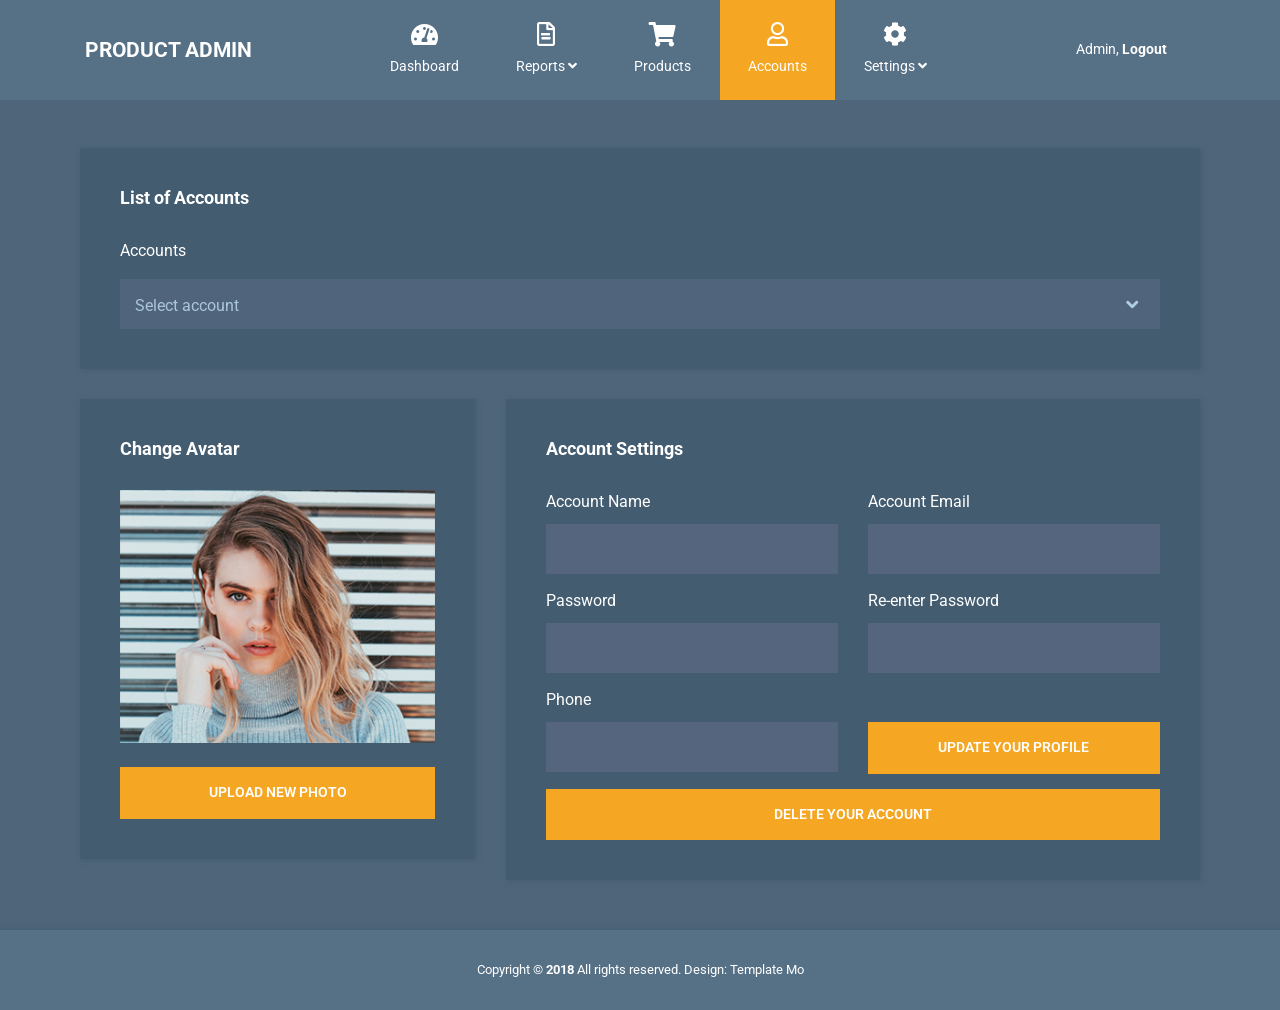
<file: delivery/accounts.html>
<!DOCTYPE html>
<html lang="en">
  <head>
    <meta charset="UTF-8" />
    <meta name="viewport" content="width=device-width, initial-scale=1.0" />
    <meta http-equiv="X-UA-Compatible" content="ie=edge" />
    <title>Accounts - Product Admin Template</title>
    <link
      rel="stylesheet"
      href="https://fonts.googleapis.com/css?family=Roboto:400,700"
    />
    <!-- https://fonts.google.com/specimen/Roboto -->
    <link rel="stylesheet" href="css/fontawesome.min.css" />
    <!-- https://fontawesome.com/ -->
    <link rel="stylesheet" href="css/bootstrap.min.css" />
    <!-- https://getbootstrap.com/ -->
    <link rel="stylesheet" href="css/templatemo-style.css">
    <!--
	Product Admin CSS Template
	https://templatemo.com/tm-524-product-admin
	-->
  </head>

  <body id="reportsPage">
    <div class="" id="home">
      <nav class="navbar navbar-expand-xl">
        <div class="container h-100">
          <a class="navbar-brand" href="index.html">
            <h1 class="tm-site-title mb-0">Product Admin</h1>
          </a>
          <button
            class="navbar-toggler ml-auto mr-0"
            type="button"
            data-toggle="collapse"
            data-target="#navbarSupportedContent"
            aria-controls="navbarSupportedContent"
            aria-expanded="false"
            aria-label="Toggle navigation"
          >
            <i class="fas fa-bars tm-nav-icon"></i>
          </button>

          <div class="collapse navbar-collapse" id="navbarSupportedContent">
            <ul class="navbar-nav mx-auto h-100">
              <li class="nav-item">
                <a class="nav-link" href="index.html">
                  <i class="fas fa-tachometer-alt"></i> Dashboard
                  <span class="sr-only">(current)</span>
                </a>
              </li>
              <li class="nav-item dropdown">
                <a
                  class="nav-link dropdown-toggle"
                  href="#"
                  id="navbarDropdown"
                  role="button"
                  data-toggle="dropdown"
                  aria-haspopup="true"
                  aria-expanded="false"
                >
                  <i class="far fa-file-alt"></i>
                  <span> Reports <i class="fas fa-angle-down"></i> </span>
                </a>
                <div class="dropdown-menu" aria-labelledby="navbarDropdown">
                  <a class="dropdown-item" href="#">Daily Report</a>
                  <a class="dropdown-item" href="#">Weekly Report</a>
                  <a class="dropdown-item" href="#">Yearly Report</a>
                </div>
              </li>
              <li class="nav-item">
                <a class="nav-link" href="products.html">
                  <i class="fas fa-shopping-cart"></i> Products
                </a>
              </li>

              <li class="nav-item">
                <a class="nav-link active" href="accounts.html">
                  <i class="far fa-user"></i> Accounts
                </a>
              </li>
              <li class="nav-item dropdown">
                <a
                  class="nav-link dropdown-toggle"
                  href="#"
                  id="navbarDropdown"
                  role="button"
                  data-toggle="dropdown"
                  aria-haspopup="true"
                  aria-expanded="false"
                >
                  <i class="fas fa-cog"></i>
                  <span> Settings <i class="fas fa-angle-down"></i> </span>
                </a>
                <div class="dropdown-menu" aria-labelledby="navbarDropdown">
                  <a class="dropdown-item" href="#">Profile</a>
                  <a class="dropdown-item" href="#">Billing</a>
                  <a class="dropdown-item" href="#">Customize</a>
                </div>
              </li>
            </ul>
            <ul class="navbar-nav">
              <li class="nav-item">
                <a class="nav-link d-block" href="login.html">
                  Admin, <b>Logout</b>
                </a>
              </li>
            </ul>
          </div>
        </div>
      </nav>
      <div class="container mt-5">
        <div class="row tm-content-row">
          <div class="col-12 tm-block-col">
            <div class="tm-bg-primary-dark tm-block tm-block-h-auto">
              <h2 class="tm-block-title">List of Accounts</h2>
              <p class="text-white">Accounts</p>
              <select class="custom-select">
                <option value="0">Select account</option>
                <option value="1">Admin</option>
                <option value="2">Editor</option>
                <option value="3">Merchant</option>
                <option value="4">Customer</option>
              </select>
            </div>
          </div>
        </div>
        <!-- row -->
        <div class="row tm-content-row">
          <div class="tm-block-col tm-col-avatar">
            <div class="tm-bg-primary-dark tm-block tm-block-avatar">
              <h2 class="tm-block-title">Change Avatar</h2>
              <div class="tm-avatar-container">
                <img
                  src="img/avatar.png"
                  alt="Avatar"
                  class="tm-avatar img-fluid mb-4"
                />
                <a href="#" class="tm-avatar-delete-link">
                  <i class="far fa-trash-alt tm-product-delete-icon"></i>
                </a>
              </div>
              <button class="btn btn-primary btn-block text-uppercase">
                Upload New Photo
              </button>
            </div>
          </div>
          <div class="tm-block-col tm-col-account-settings">
            <div class="tm-bg-primary-dark tm-block tm-block-settings">
              <h2 class="tm-block-title">Account Settings</h2>
              <form action="" class="tm-signup-form row">
                <div class="form-group col-lg-6">
                  <label for="name">Account Name</label>
                  <input
                    id="name"
                    name="name"
                    type="text"
                    class="form-control validate"
                  />
                </div>
                <div class="form-group col-lg-6">
                  <label for="email">Account Email</label>
                  <input
                    id="email"
                    name="email"
                    type="email"
                    class="form-control validate"
                  />
                </div>
                <div class="form-group col-lg-6">
                  <label for="password">Password</label>
                  <input
                    id="password"
                    name="password"
                    type="password"
                    class="form-control validate"
                  />
                </div>
                <div class="form-group col-lg-6">
                  <label for="password2">Re-enter Password</label>
                  <input
                    id="password2"
                    name="password2"
                    type="password"
                    class="form-control validate"
                  />
                </div>
                <div class="form-group col-lg-6">
                  <label for="phone">Phone</label>
                  <input
                    id="phone"
                    name="phone"
                    type="tel"
                    class="form-control validate"
                  />
                </div>
                <div class="form-group col-lg-6">
                  <label class="tm-hide-sm">&nbsp;</label>
                  <button
                    type="submit"
                    class="btn btn-primary btn-block text-uppercase"
                  >
                    Update Your Profile
                  </button>
                </div>
                <div class="col-12">
                  <button
                    type="submit"
                    class="btn btn-primary btn-block text-uppercase"
                  >
                    Delete Your Account
                  </button>
                </div>
              </form>
            </div>
          </div>
        </div>
      </div>
      <footer class="tm-footer row tm-mt-small">
        <div class="col-12 font-weight-light">
          <p class="text-center text-white mb-0 px-4 small">
            Copyright &copy; <b>2018</b> All rights reserved. 
            
            Design: <a rel="nofollow noopener" href="https://templatemo.com" class="tm-footer-link">Template Mo</a>
          </p>
        </div>
      </footer>
    </div>

    <script src="js/jquery-3.3.1.min.js"></script>
    <!-- https://jquery.com/download/ -->
    <script src="js/bootstrap.min.js"></script>
    <!-- https://getbootstrap.com/ -->
  </body>
</html>
</file>
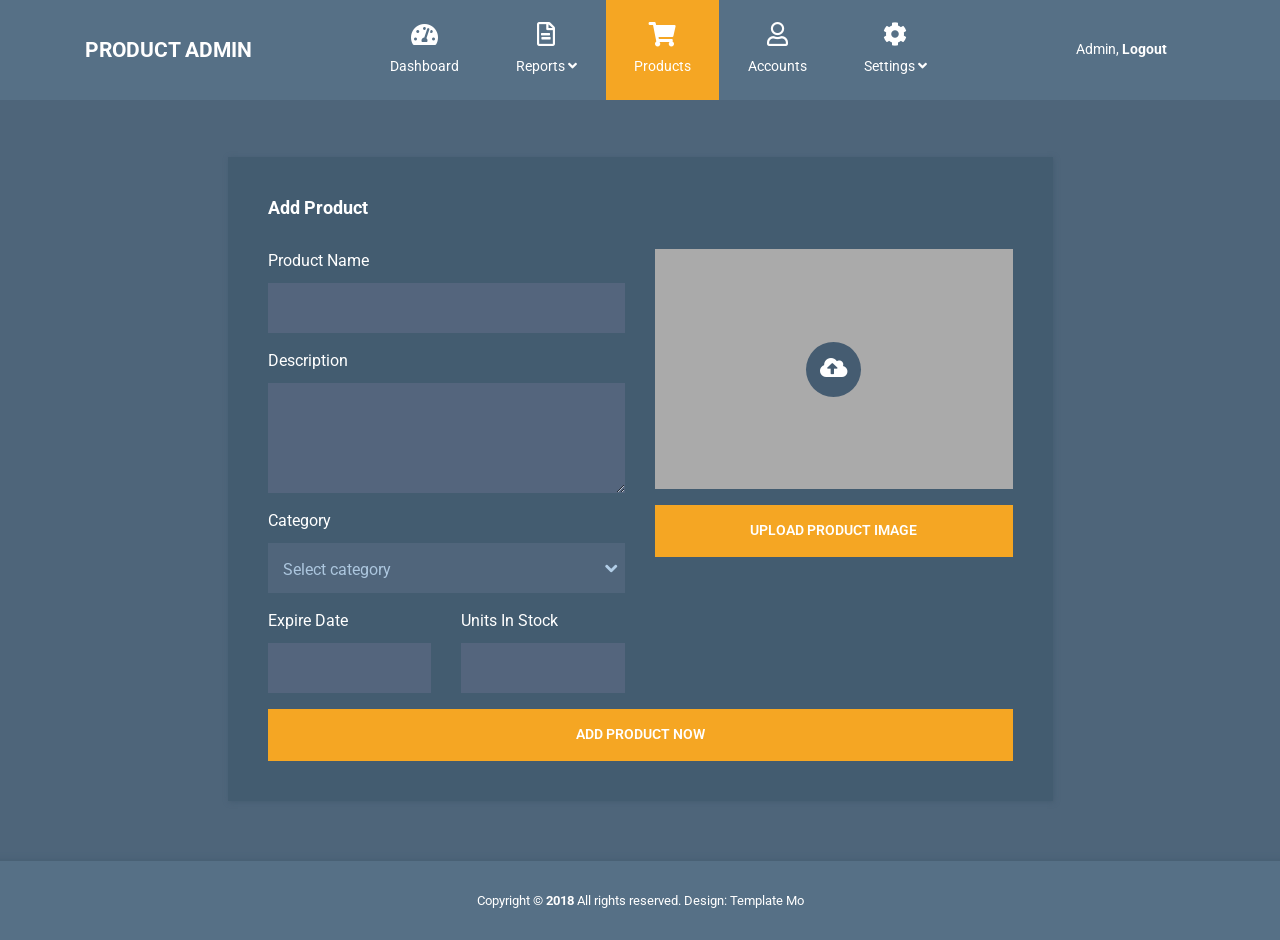
<file: delivery/add-product.html>
<!DOCTYPE html>
<html lang="en">
  <head>
    <meta charset="UTF-8" />
    <meta name="viewport" content="width=device-width, initial-scale=1.0" />
    <meta http-equiv="X-UA-Compatible" content="ie=edge" />
    <title>Add Product - Dashboard HTML Template</title>
    <link
      rel="stylesheet"
      href="https://fonts.googleapis.com/css?family=Roboto:400,700"
    />
    <!-- https://fonts.google.com/specimen/Roboto -->
    <link rel="stylesheet" href="css/fontawesome.min.css" />
    <!-- https://fontawesome.com/ -->
    <link rel="stylesheet" href="jquery-ui-datepicker/jquery-ui.min.css" type="text/css" />
    <!-- http://api.jqueryui.com/datepicker/ -->
    <link rel="stylesheet" href="css/bootstrap.min.css" />
    <!-- https://getbootstrap.com/ -->
    <link rel="stylesheet" href="css/templatemo-style.css">
    <!--
	Product Admin CSS Template
	https://templatemo.com/tm-524-product-admin
	-->
  </head>

  <body>
    <nav class="navbar navbar-expand-xl">
      <div class="container h-100">
        <a class="navbar-brand" href="index.html">
          <h1 class="tm-site-title mb-0">Product Admin</h1>
        </a>
        <button
          class="navbar-toggler ml-auto mr-0"
          type="button"
          data-toggle="collapse"
          data-target="#navbarSupportedContent"
          aria-controls="navbarSupportedContent"
          aria-expanded="false"
          aria-label="Toggle navigation"
        >
          <i class="fas fa-bars tm-nav-icon"></i>
        </button>

        <div class="collapse navbar-collapse" id="navbarSupportedContent">
          <ul class="navbar-nav mx-auto h-100">
            <li class="nav-item">
              <a class="nav-link" href="index.html">
                <i class="fas fa-tachometer-alt"></i> Dashboard
                <span class="sr-only">(current)</span>
              </a>
            </li>
            <li class="nav-item dropdown">
              <a
                class="nav-link dropdown-toggle"
                href="#"
                id="navbarDropdown"
                role="button"
                data-toggle="dropdown"
                aria-haspopup="true"
                aria-expanded="false"
              >
                <i class="far fa-file-alt"></i>
                <span> Reports <i class="fas fa-angle-down"></i> </span>
              </a>
              <div class="dropdown-menu" aria-labelledby="navbarDropdown">
                <a class="dropdown-item" href="#">Daily Report</a>
                <a class="dropdown-item" href="#">Weekly Report</a>
                <a class="dropdown-item" href="#">Yearly Report</a>
              </div>
            </li>
            <li class="nav-item">
              <a class="nav-link active" href="products.html">
                <i class="fas fa-shopping-cart"></i> Products
              </a>
            </li>

            <li class="nav-item">
              <a class="nav-link" href="accounts.html">
                <i class="far fa-user"></i> Accounts
              </a>
            </li>
            <li class="nav-item dropdown">
              <a
                class="nav-link dropdown-toggle"
                href="#"
                id="navbarDropdown"
                role="button"
                data-toggle="dropdown"
                aria-haspopup="true"
                aria-expanded="false"
              >
                <i class="fas fa-cog"></i>
                <span> Settings <i class="fas fa-angle-down"></i> </span>
              </a>
              <div class="dropdown-menu" aria-labelledby="navbarDropdown">
                <a class="dropdown-item" href="#">Profile</a>
                <a class="dropdown-item" href="#">Billing</a>
                <a class="dropdown-item" href="#">Customize</a>
              </div>
            </li>
          </ul>
          <ul class="navbar-nav">
            <li class="nav-item">
              <a class="nav-link d-block" href="login.html">
                Admin, <b>Logout</b>
              </a>
            </li>
          </ul>
        </div>
      </div>
    </nav>
    <div class="container tm-mt-big tm-mb-big">
      <div class="row">
        <div class="col-xl-9 col-lg-10 col-md-12 col-sm-12 mx-auto">
          <div class="tm-bg-primary-dark tm-block tm-block-h-auto">
            <div class="row">
              <div class="col-12">
                <h2 class="tm-block-title d-inline-block">Add Product</h2>
              </div>
            </div>
            <div class="row tm-edit-product-row">
              <div class="col-xl-6 col-lg-6 col-md-12">
                <form action="" class="tm-edit-product-form">
                  <div class="form-group mb-3">
                    <label
                      for="name"
                      >Product Name
                    </label>
                    <input
                      id="name"
                      name="name"
                      type="text"
                      class="form-control validate"
                      required
                    />
                  </div>
                  <div class="form-group mb-3">
                    <label
                      for="description"
                      >Description</label
                    >
                    <textarea
                      class="form-control validate"
                      rows="3"
                      required
                    ></textarea>
                  </div>
                  <div class="form-group mb-3">
                    <label
                      for="category"
                      >Category</label
                    >
                    <select
                      class="custom-select tm-select-accounts"
                      id="category"
                    >
                      <option selected>Select category</option>
                      <option value="1">New Arrival</option>
                      <option value="2">Most Popular</option>
                      <option value="3">Trending</option>
                    </select>
                  </div>
                  <div class="row">
                      <div class="form-group mb-3 col-xs-12 col-sm-6">
                          <label
                            for="expire_date"
                            >Expire Date
                          </label>
                          <input
                            id="expire_date"
                            name="expire_date"
                            type="text"
                            class="form-control validate"
                            data-large-mode="true"
                          />
                        </div>
                        <div class="form-group mb-3 col-xs-12 col-sm-6">
                          <label
                            for="stock"
                            >Units In Stock
                          </label>
                          <input
                            id="stock"
                            name="stock"
                            type="text"
                            class="form-control validate"
                            required
                          />
                        </div>
                  </div>
                  
              </div>
              <div class="col-xl-6 col-lg-6 col-md-12 mx-auto mb-4">
                <div class="tm-product-img-dummy mx-auto">
                  <i
                    class="fas fa-cloud-upload-alt tm-upload-icon"
                    onclick="document.getElementById('fileInput').click();"
                  ></i>
                </div>
                <div class="custom-file mt-3 mb-3">
                  <input id="fileInput" type="file" style="display:none;" />
                  <input
                    type="button"
                    class="btn btn-primary btn-block mx-auto"
                    value="UPLOAD PRODUCT IMAGE"
                    onclick="document.getElementById('fileInput').click();"
                  />
                </div>
              </div>
              <div class="col-12">
                <button type="submit" class="btn btn-primary btn-block text-uppercase">Add Product Now</button>
              </div>
            </form>
            </div>
          </div>
        </div>
      </div>
    </div>
    <footer class="tm-footer row tm-mt-small">
        <div class="col-12 font-weight-light">
          <p class="text-center text-white mb-0 px-4 small">
            Copyright &copy; <b>2018</b> All rights reserved. 
            
            Design: <a rel="nofollow noopener" href="https://templatemo.com" class="tm-footer-link">Template Mo</a>
        </p>
        </div>
    </footer> 

    <script src="js/jquery-3.3.1.min.js"></script>
    <!-- https://jquery.com/download/ -->
    <script src="jquery-ui-datepicker/jquery-ui.min.js"></script>
    <!-- https://jqueryui.com/download/ -->
    <script src="js/bootstrap.min.js"></script>
    <!-- https://getbootstrap.com/ -->
    <script>
      $(function() {
        $("#expire_date").datepicker();
      });
    </script>
  </body>
</html>
</file>
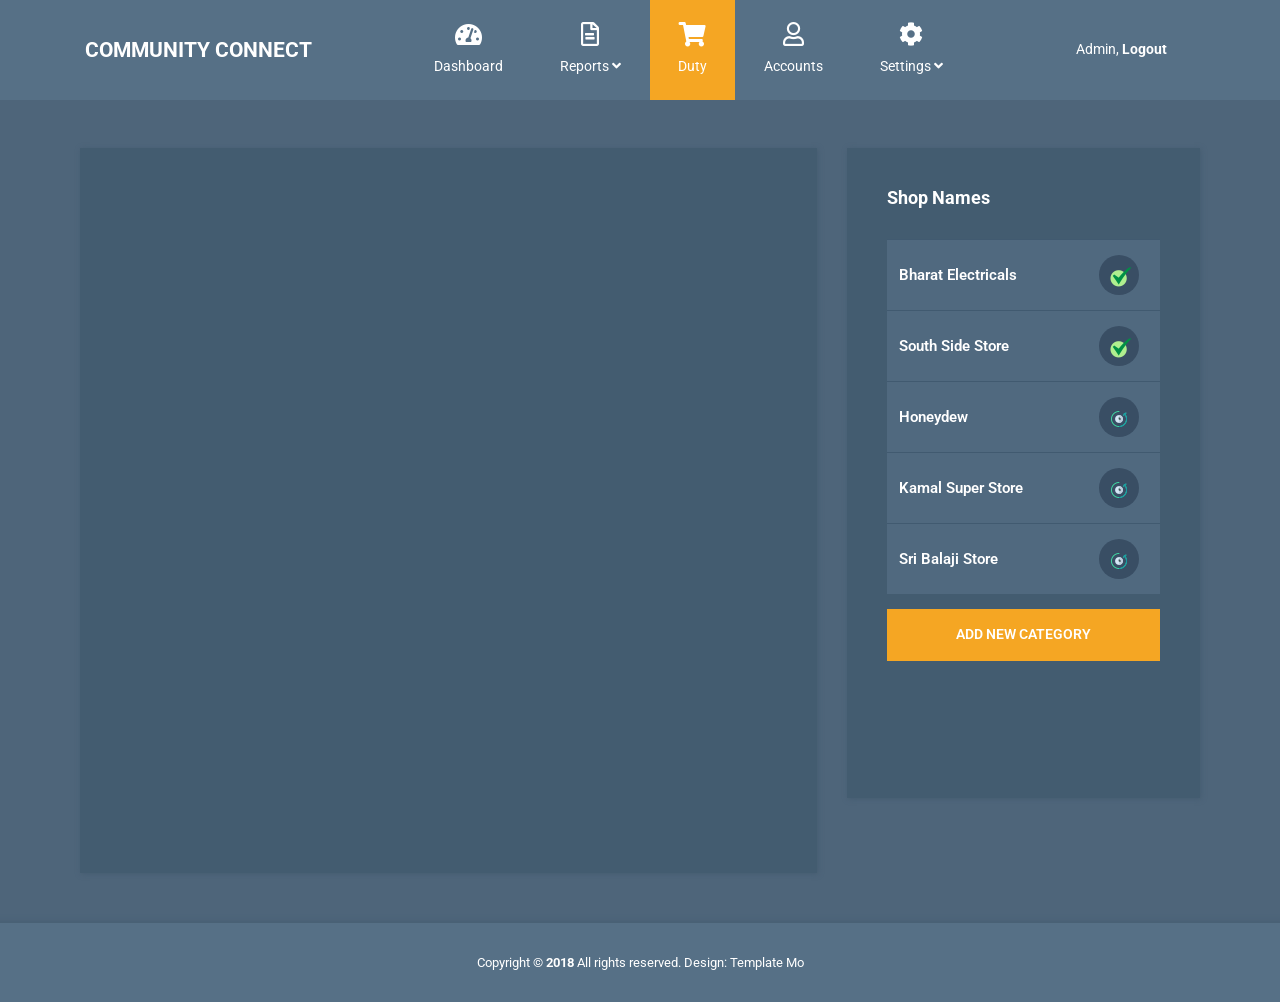
<file: delivery/Duty.html>
<!DOCTYPE html>
<html lang="en">
  <head>
    <meta charset="UTF-8" />
    <meta name="viewport" content="width=device-width, initial-scale=1.0" />
    <meta http-equiv="X-UA-Compatible" content="ie=edge" />
    <title>Product Page - Admin HTML Template</title>
    <link
      rel="stylesheet"
      href="https://fonts.googleapis.com/css?family=Roboto:400,700"
    />

    <!--Mapbox-->
    <link href="https://api.mapbox.com/mapbox-gl-js/v2.8.2/mapbox-gl.css" rel="stylesheet">
    <script src="https://api.mapbox.com/mapbox-gl-js/v2.8.2/mapbox-gl.js"></script>
    

    <!-- https://fonts.google.com/specimen/Roboto -->
    <link rel="stylesheet" href="css/fontawesome.min.css" />
    <!-- https://fontawesome.com/ -->
    <link rel="stylesheet" href="css/bootstrap.min.css" />
    <!-- https://getbootstrap.com/ -->
    <link rel="stylesheet" href="css/templatemo-style.css">
    <!--
	Product Admin CSS Template
	https://templatemo.com/tm-524-product-admin
	-->
    <style>
        body { margin: 0; padding: 0; }
        #map { position: absolute; top: 0; bottom: 0; width: 100%; }
        .marker {
                background-image: url('img/shop.png');
                background-size: cover;
                width: 50px;
                height: 50px;
                border-radius: 50%;
                cursor: pointer;
                }
                .mapboxgl-popup {
                max-width: 200px;
                }

                .mapboxgl-popup-content {
                text-align: center;
                font-family: 'Open Sans', sans-serif;
                }


        </style>
  </head>

  <body id="reportsPage">
    <nav class="navbar navbar-expand-xl">
      <div class="container h-100">
        <a class="navbar-brand" href="index.html">
          <h1 class="tm-site-title mb-0">Community Connect</h1>
        </a>
        <button
          class="navbar-toggler ml-auto mr-0"
          type="button"
          data-toggle="collapse"
          data-target="#navbarSupportedContent"
          aria-controls="navbarSupportedContent"
          aria-expanded="false"
          aria-label="Toggle navigation"
        >
          <i class="fas fa-bars tm-nav-icon"></i>
        </button>

        <div class="collapse navbar-collapse" id="navbarSupportedContent">
          <ul class="navbar-nav mx-auto h-100">
            <li class="nav-item">
              <a class="nav-link" href="index.html">
                <i class="fas fa-tachometer-alt"></i> Dashboard
                <span class="sr-only">(current)</span>
              </a>
            </li>
            <li class="nav-item dropdown">
              <a
                class="nav-link dropdown-toggle"
                href="#"
                id="navbarDropdown"
                role="button"
                data-toggle="dropdown"
                aria-haspopup="true"
                aria-expanded="false">
                <i class="far fa-file-alt"></i>
                <span> Reports <i class="fas fa-angle-down"></i> </span>
              </a>
              <div class="dropdown-menu" aria-labelledby="navbarDropdown">
                <a class="dropdown-item" href="#">Daily Report</a>
                <a class="dropdown-item" href="#">Weekly Report</a>
                <a class="dropdown-item" href="#">Yearly Report</a>
              </div>
            </li>
            <li class="nav-item">
              <a class="nav-link active" href="products.html">
                <i class="fas fa-shopping-cart"></i> Duty
              </a>
            </li>

            <li class="nav-item">
              <a class="nav-link" href="accounts.html">
                <i class="far fa-user"></i> Accounts
              </a>
            </li>
            <li class="nav-item dropdown">
              <a
                class="nav-link dropdown-toggle"
                href="#"
                id="navbarDropdown"
                role="button"
                data-toggle="dropdown"
                aria-haspopup="true"
                aria-expanded="false">
                <i class="fas fa-cog"></i>
                <span> Settings <i class="fas fa-angle-down"></i> </span>
              </a>
              <div class="dropdown-menu" aria-labelledby="navbarDropdown">
                <a class="dropdown-item" href="#">Profile</a>
                <a class="dropdown-item" href="#">Billing</a>
                <a class="dropdown-item" href="#">Customize</a>
              </div>
            </li>
          </ul>
          <ul class="navbar-nav">
            <li class="nav-item">
              <a class="nav-link d-block" href="login.html">
                Admin, <b>Logout</b>
              </a>
            </li>
          </ul>
        </div>
      </div>
    </nav>
    <div class="container mt-5">
      <div class="row tm-content-row">
        <div class="col-sm-12 col-md-12 col-lg-8 col-xl-8 tm-block-col">
          <div class="tm-bg-primary-dark tm-block tm-block-products">
            <div id="map"></div>
            <!-- table container -->
            
          </div>
        </div>
        <div class="col-sm-12 col-md-12 col-lg-4 col-xl-4 tm-block-col">
          <div class="tm-bg-primary-dark tm-block tm-block-product-categories">
            <h2 class="tm-block-title">Shop Names</h2>
            <div class="tm-product-table-container">
              <table class="table tm-table-small tm-product-table">
                <tbody>
                  <tr>
                    <td class="tm-product-name">Bharat Electricals</td>
                    <td class="text-center">
                      <a href="#" class="tm-product-delete-link">
                        <img src="img/check.png">
                      </a>
                    </td>
                  </tr>
                  <tr>
                    <td class="tm-product-name">South Side Store</td>
                    <td class="text-center">
                      <a href="#" class="tm-product-delete-link">
                        <img src="img/check.png">
                      </a>
                    </td>
                  </tr>
                  <tr>
                    <td class="tm-product-name">Honeydew</td>
                    <td class="text-center">
                      <a href="#" class="tm-product-delete-link">
                        <img src="img/waiting.png">
                      </a>
                    </td>
                  </tr>
                  <tr>
                    <td class="tm-product-name">Kamal Super Store</td>
                    <td class="text-center">
                      <a href="#" class="tm-product-delete-link">
                        <img src="img/waiting.png">
                      </a>
                    </td>
                  </tr>
                  <tr>
                    <td class="tm-product-name">Sri Balaji Store</td>
                    <td class="text-center">
                      <a href="#" class="tm-product-delete-link">
                        <img src="img/waiting.png">
                      </a>
                    </td>
                  </tr>
                </tbody>
              </table>
            </div>
            <!-- table container -->
            <button class="btn btn-primary btn-block text-uppercase mb-3">
              Add new category
            </button>
          </div>
        </div>
      </div>
    </div>
    <footer class="tm-footer row tm-mt-small">
      <div class="col-12 font-weight-light">
        <p class="text-center text-white mb-0 px-4 small">
          Copyright &copy; <b>2018</b> All rights reserved. 
          
          Design: <a rel="nofollow noopener" href="https://templatemo.com" class="tm-footer-link">Template Mo</a>
        </p>
      </div>
    </footer>

    <script src="js/jquery-3.3.1.min.js"></script>
    <!-- https://jquery.com/download/ -->
    <script src="js/bootstrap.min.js"></script>
    <!-- https://getbootstrap.com/ -->
    <script>
      $(function() {
        $(".tm-product-name").on("click", function() {
          window.location.href = "edit-product.html";
        });
      });
     
    </script>
    <script>
    const geojson = {
  type: 'FeatureCollection',
  features: [
    {
      type: 'Feature',
      geometry: {
        type: 'Point',
        coordinates: [77.604164, 12.934239]
      },
      properties: {
        title: 'South Side Store',
        description: 'Supermarket'
      }
    },
    {
      type: 'Feature',
      geometry: {
        type: 'Point',
        coordinates: [77.599842, 12.933807]
      },
      properties: {
        title: 'Honeydew',
        description: 'Flower Shop'
      }
    },
    {
      type: 'Feature',
      geometry: {
        type: 'Point',
        coordinates: [77.606237, 12.926972]
      },
      properties: {
        title: 'Sri Balaji Store',
        description: 'Grocery Shop'
      }
    },
    {
      type: 'Feature',
      geometry: {
        type: 'Point',
        coordinates: [77.612330, 12.931125]
      },
      properties: {
        title: 'Kamal Super Store',
        description: 'Grocery Shop'
      }
    }, 
    {
      type: 'Feature',
      geometry: {
        type: 'Point',
        coordinates: [77.602461, 12.939647]
      },
      properties: {
        title: 'Bharat Electricals',
        description: 'Electric Shop'
      }
    }
  ]
};

        mapboxgl.accessToken = 'pk.eyJ1IjoiYWd3YWxsZXQiLCJhIjoiY2tmZXU2cDhnMDQyNTJybGRoazh6Z2RrcCJ9.74DnMguGVpu73WJxcPAZMw';
    const map = new mapboxgl.Map({
    container: 'map', // container ID
    style: 'mapbox://styles/mapbox/streets-v11', // style URL
    center: [77.604164,  12.934239], // starting position [lng, lat]
    zoom: 15 // starting zoom
    });
    // add markers to map
for (const feature of geojson.features) {
  // create a HTML element for each feature
  const el = document.createElement('div');
  el.className = 'marker';

  el.addEventListener("click", e => {

    // here's where I can use the "markerInstance" I added earlier to then expose the getLngLat
    let coords = e.target.markerInstance.getLngLat();

    //tell the map to center on the marker coordinates
    map.flyTo({
        center: coords,
        speed: 0.2
    });
});

  // make a marker for each feature and add to the map
  new mapboxgl.Marker(el)
  .setLngLat(feature.geometry.coordinates)
  .setPopup(
    new mapboxgl.Popup({ offset: 25 }) // add popups
      .setHTML(
        `<h3>${feature.properties.title}</h3><p>${feature.properties.description}</p>`
      )
  )
  .addTo(map);

  el.addEventListener("click", e => {

// here's where I can use the "markerInstance" I added earlier to then expose the getLngLat
let coords = e.target.markerInstance.getLngLat();

//tell the map to center on the marker coordinates
map.flyTo({
    center: coords,
    speed: 0.2
});
});
//   $(document).on('click', '.mapboxgl-marker', function() {
//     map.flyTo({
// center: feature.geometry.coordinates,
// essential: true // this animation is considered essential with respect to prefers-reduced-motion
// });
// });

}

    </script>
  </body>
</html>
</file>
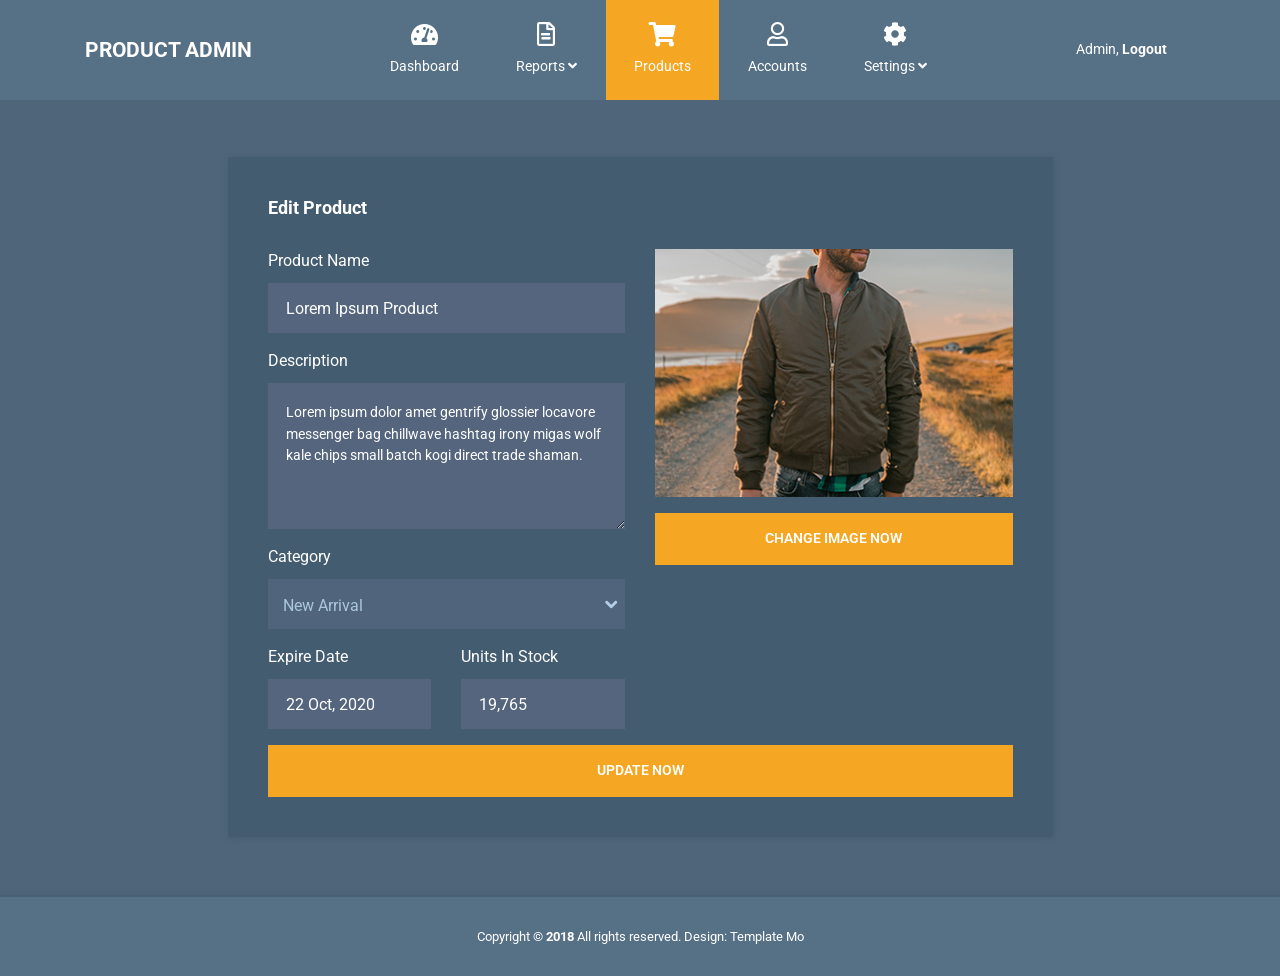
<file: delivery/edit-product.html>
<!DOCTYPE html>
<html lang="en">
  <head>
    <meta charset="UTF-8" />
    <meta name="viewport" content="width=device-width, initial-scale=1.0" />
    <meta http-equiv="X-UA-Compatible" content="ie=edge" />
    <title>Edit Product - Dashboard Admin Template</title>
    <link
      rel="stylesheet"
      href="https://fonts.googleapis.com/css?family=Roboto:400,700"
    />
    <!-- https://fonts.google.com/specimen/Roboto -->
    <link rel="stylesheet" href="css/fontawesome.min.css" />
    <!-- https://fontawesome.com/ -->
    <link rel="stylesheet" href="jquery-ui-datepicker/jquery-ui.min.css" type="text/css" />
    <!-- http://api.jqueryui.com/datepicker/ -->
    <link rel="stylesheet" href="css/bootstrap.min.css" />
    <!-- https://getbootstrap.com/ -->
    <link rel="stylesheet" href="css/templatemo-style.css">
    <!--
	Product Admin CSS Template
	https://templatemo.com/tm-524-product-admin
	-->
  </head>

  <body>
    <nav class="navbar navbar-expand-xl">
      <div class="container h-100">
        <a class="navbar-brand" href="index.html">
          <h1 class="tm-site-title mb-0">Product Admin</h1>
        </a>
        <button
          class="navbar-toggler ml-auto mr-0"
          type="button"
          data-toggle="collapse"
          data-target="#navbarSupportedContent"
          aria-controls="navbarSupportedContent"
          aria-expanded="false"
          aria-label="Toggle navigation"
        >
          <i class="fas fa-bars tm-nav-icon"></i>
        </button>

        <div class="collapse navbar-collapse" id="navbarSupportedContent">
          <ul class="navbar-nav mx-auto h-100">
            <li class="nav-item">
              <a class="nav-link" href="index.html">
                <i class="fas fa-tachometer-alt"></i> Dashboard
                <span class="sr-only">(current)</span>
              </a>
            </li>
            <li class="nav-item dropdown">
              <a
                class="nav-link dropdown-toggle"
                href="#"
                id="navbarDropdown"
                role="button"
                data-toggle="dropdown"
                aria-haspopup="true"
                aria-expanded="false"
              >
                <i class="far fa-file-alt"></i>
                <span> Reports <i class="fas fa-angle-down"></i> </span>
              </a>
              <div class="dropdown-menu" aria-labelledby="navbarDropdown">
                <a class="dropdown-item" href="#">Daily Report</a>
                <a class="dropdown-item" href="#">Weekly Report</a>
                <a class="dropdown-item" href="#">Yearly Report</a>
              </div>
            </li>
            <li class="nav-item">
              <a class="nav-link active" href="products.html">
                <i class="fas fa-shopping-cart"></i> Products
              </a>
            </li>

            <li class="nav-item">
              <a class="nav-link" href="accounts.html">
                <i class="far fa-user"></i> Accounts
              </a>
            </li>
            <li class="nav-item dropdown">
              <a
                class="nav-link dropdown-toggle"
                href="#"
                id="navbarDropdown"
                role="button"
                data-toggle="dropdown"
                aria-haspopup="true"
                aria-expanded="false"
              >
                <i class="fas fa-cog"></i>
                <span> Settings <i class="fas fa-angle-down"></i> </span>
              </a>
              <div class="dropdown-menu" aria-labelledby="navbarDropdown">
                <a class="dropdown-item" href="#">Profile</a>
                <a class="dropdown-item" href="#">Billing</a>
                <a class="dropdown-item" href="#">Customize</a>
              </div>
            </li>
          </ul>
          <ul class="navbar-nav">
            <li class="nav-item">
              <a class="nav-link d-block" href="login.html">
                Admin, <b>Logout</b>
              </a>
            </li>
          </ul>
        </div>
      </div>
    </nav>
    <div class="container tm-mt-big tm-mb-big">
      <div class="row">
        <div class="col-xl-9 col-lg-10 col-md-12 col-sm-12 mx-auto">
          <div class="tm-bg-primary-dark tm-block tm-block-h-auto">
            <div class="row">
              <div class="col-12">
                <h2 class="tm-block-title d-inline-block">Edit Product</h2>
              </div>
            </div>
            <div class="row tm-edit-product-row">
              <div class="col-xl-6 col-lg-6 col-md-12">
                <form action="" method="post" class="tm-edit-product-form">
                  <div class="form-group mb-3">
                    <label
                      for="name"
                      >Product Name
                    </label>
                    <input
                      id="name"
                      name="name"
                      type="text"
                      value="Lorem Ipsum Product"
                      class="form-control validate"
                    />
                  </div>
                  <div class="form-group mb-3">
                    <label
                      for="description"
                      >Description</label
                    >
                    <textarea                    
                      class="form-control validate tm-small"
                      rows="5"
                      required
                    >Lorem ipsum dolor amet gentrify glossier locavore messenger bag chillwave hashtag irony migas wolf kale chips small batch kogi direct trade shaman.</textarea>
                  </div>
                  <div class="form-group mb-3">
                    <label
                      for="category"
                      >Category</label
                    >
                    <select
                      class="custom-select tm-select-accounts"
                      id="category"
                    >
                      <option>Select category</option>
                      <option value="1" selected>New Arrival</option>
                      <option value="2">Most Popular</option>
                      <option value="3">Trending</option>
                    </select>
                  </div>
                  <div class="row">
                      <div class="form-group mb-3 col-xs-12 col-sm-6">
                          <label
                            for="expire_date"
                            >Expire Date
                          </label>
                          <input
                            id="expire_date"
                            name="expire_date"
                            type="text"
                            value="22 Oct, 2020"
                            class="form-control validate"
                            data-large-mode="true"
                          />
                        </div>
                        <div class="form-group mb-3 col-xs-12 col-sm-6">
                          <label
                            for="stock"
                            >Units In Stock
                          </label>
                          <input
                            id="stock"
                            name="stock"
                            type="text"
                            value="19,765"
                            class="form-control validate"
                          />
                        </div>
                  </div>
                  
              </div>
              <div class="col-xl-6 col-lg-6 col-md-12 mx-auto mb-4">
                <div class="tm-product-img-edit mx-auto">
                  <img src="img/product-image.jpg" alt="Product image" class="img-fluid d-block mx-auto">
                  <i
                    class="fas fa-cloud-upload-alt tm-upload-icon"
                    onclick="document.getElementById('fileInput').click();"
                  ></i>
                </div>
                <div class="custom-file mt-3 mb-3">
                  <input id="fileInput" type="file" style="display:none;" />
                  <input
                    type="button"
                    class="btn btn-primary btn-block mx-auto"
                    value="CHANGE IMAGE NOW"
                    onclick="document.getElementById('fileInput').click();"
                  />
                </div>
              </div>
              <div class="col-12">
                <button type="submit" class="btn btn-primary btn-block text-uppercase">Update Now</button>
              </div>
            </form>
            </div>
          </div>
        </div>
      </div>
    </div>
    <footer class="tm-footer row tm-mt-small">
        <div class="col-12 font-weight-light">
          <p class="text-center text-white mb-0 px-4 small">
            Copyright &copy; <b>2018</b> All rights reserved. 
            
            Design: <a rel="nofollow noopener" href="https://templatemo.com" class="tm-footer-link">Template Mo</a>
        </p>
        </div>
    </footer> 

    <script src="js/jquery-3.3.1.min.js"></script>
    <!-- https://jquery.com/download/ -->
    <script src="jquery-ui-datepicker/jquery-ui.min.js"></script>
    <!-- https://jqueryui.com/download/ -->
    <script src="js/bootstrap.min.js"></script>
    <!-- https://getbootstrap.com/ -->
    <script>
      $(function() {
        $("#expire_date").datepicker({
          defaultDate: "10/22/2020"
        });
      });
    </script>
  </body>
</html>
</file>
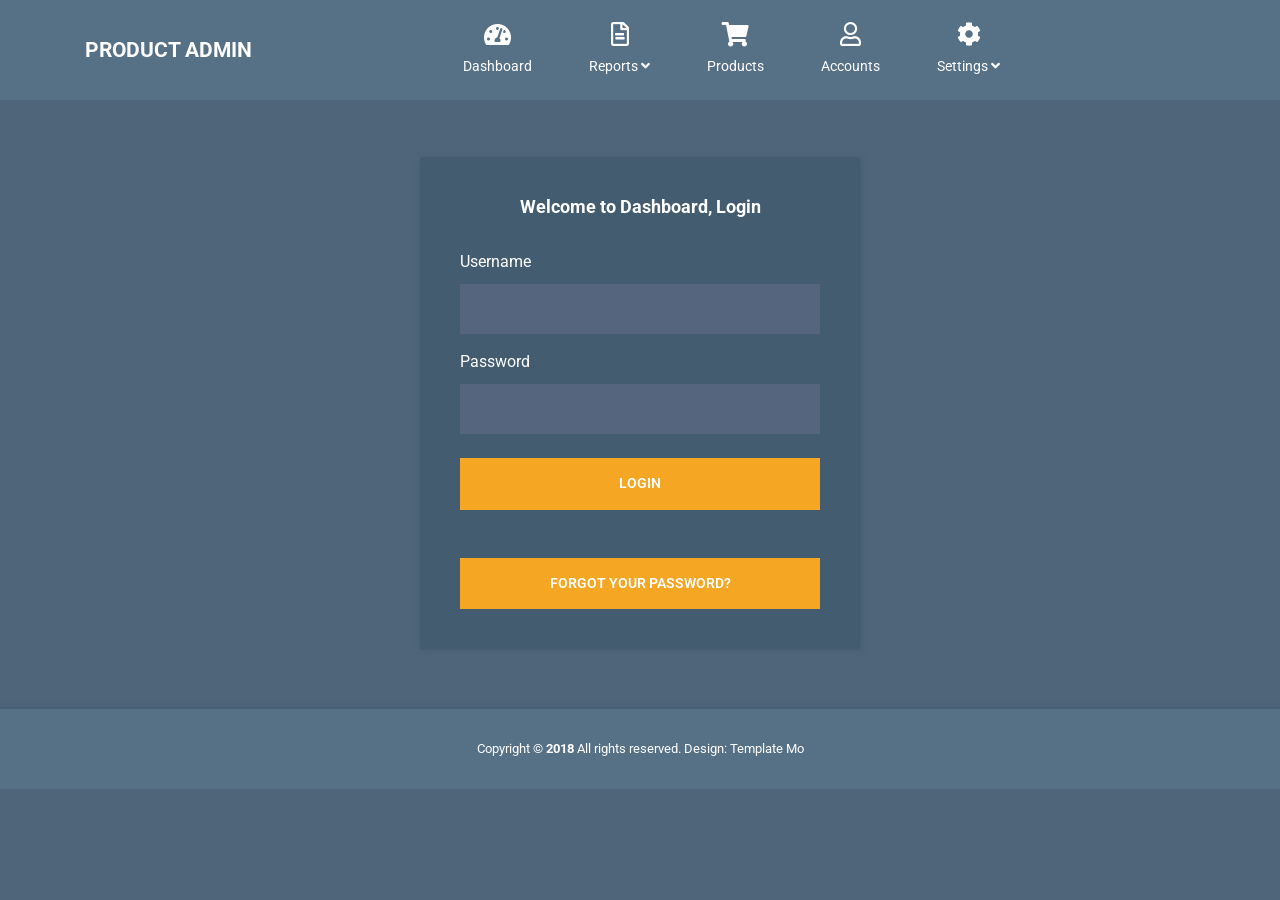
<file: delivery/login.html>
<!DOCTYPE html>
<html lang="en">
  <head>
    <meta charset="UTF-8" />
    <meta name="viewport" content="width=device-width, initial-scale=1.0" />
    <meta http-equiv="X-UA-Compatible" content="ie=edge" />
    <title>Login Page - Product Admin Template</title>
    <link
      rel="stylesheet"
      href="https://fonts.googleapis.com/css?family=Roboto:400,700"
    />
    <!-- https://fonts.google.com/specimen/Open+Sans -->
    <link rel="stylesheet" href="css/fontawesome.min.css" />
    <!-- https://fontawesome.com/ -->
    <link rel="stylesheet" href="css/bootstrap.min.css" />
    <!-- https://getbootstrap.com/ -->
    <link rel="stylesheet" href="css/templatemo-style.css">
    <!--
	Product Admin CSS Template
	https://templatemo.com/tm-524-product-admin
	-->
  </head>

  <body>
    <div>
      <nav class="navbar navbar-expand-xl">
        <div class="container h-100">
          <a class="navbar-brand" href="index.html">
            <h1 class="tm-site-title mb-0">Product Admin</h1>
          </a>
          <button
            class="navbar-toggler ml-auto mr-0"
            type="button"
            data-toggle="collapse"
            data-target="#navbarSupportedContent"
            aria-controls="navbarSupportedContent"
            aria-expanded="false"
            aria-label="Toggle navigation"
          >
            <i class="fas fa-bars tm-nav-icon"></i>
          </button>

          <div class="collapse navbar-collapse" id="navbarSupportedContent">
            <ul class="navbar-nav mx-auto h-100">
              <li class="nav-item">
                <a class="nav-link" href="index.html">
                  <i class="fas fa-tachometer-alt"></i> Dashboard
                  <span class="sr-only">(current)</span>
                </a>
              </li>
              <li class="nav-item dropdown">
                <a
                  class="nav-link dropdown-toggle"
                  href="#"
                  id="navbarDropdown"
                  role="button"
                  data-toggle="dropdown"
                  aria-haspopup="true"
                  aria-expanded="false"
                >
                  <i class="far fa-file-alt"></i>
                  <span> Reports <i class="fas fa-angle-down"></i> </span>
                </a>
                <div class="dropdown-menu" aria-labelledby="navbarDropdown">
                  <a class="dropdown-item" href="#">Daily Report</a>
                  <a class="dropdown-item" href="#">Weekly Report</a>
                  <a class="dropdown-item" href="#">Yearly Report</a>
                </div>
              </li>
              <li class="nav-item">
                <a class="nav-link" href="products.html">
                  <i class="fas fa-shopping-cart"></i> Products
                </a>
              </li>

              <li class="nav-item">
                <a class="nav-link" href="accounts.html">
                  <i class="far fa-user"></i> Accounts
                </a>
              </li>
              <li class="nav-item dropdown">
                <a
                  class="nav-link dropdown-toggle"
                  href="#"
                  id="navbarDropdown"
                  role="button"
                  data-toggle="dropdown"
                  aria-haspopup="true"
                  aria-expanded="false"
                >
                  <i class="fas fa-cog"></i>
                  <span> Settings <i class="fas fa-angle-down"></i> </span>
                </a>
                <div class="dropdown-menu" aria-labelledby="navbarDropdown">
                  <a class="dropdown-item" href="#">Profile</a>
                  <a class="dropdown-item" href="#">Billing</a>
                  <a class="dropdown-item" href="#">Customize</a>
                </div>
              </li>
            </ul>
          </div>
        </div>
      </nav>
    </div>

    <div class="container tm-mt-big tm-mb-big">
      <div class="row">
        <div class="col-12 mx-auto tm-login-col">
          <div class="tm-bg-primary-dark tm-block tm-block-h-auto">
            <div class="row">
              <div class="col-12 text-center">
                <h2 class="tm-block-title mb-4">Welcome to Dashboard, Login</h2>
              </div>
            </div>
            <div class="row mt-2">
              <div class="col-12">
                <form action="index.html" method="post" class="tm-login-form">
                  <div class="form-group">
                    <label for="username">Username</label>
                    <input
                      name="username"
                      type="text"
                      class="form-control validate"
                      id="username"
                      value=""
                      required
                    />
                  </div>
                  <div class="form-group mt-3">
                    <label for="password">Password</label>
                    <input
                      name="password"
                      type="password"
                      class="form-control validate"
                      id="password"
                      value=""
                      required
                    />
                  </div>
                  <div class="form-group mt-4">
                    <button
                      type="submit"
                      class="btn btn-primary btn-block text-uppercase"
                    >
                      Login
                    </button>
                  </div>
                  <button class="mt-5 btn btn-primary btn-block text-uppercase">
                    Forgot your password?
                  </button>
                </form>
              </div>
            </div>
          </div>
        </div>
      </div>
    </div>
    <footer class="tm-footer row tm-mt-small">
      <div class="col-12 font-weight-light">
        <p class="text-center text-white mb-0 px-4 small">
          Copyright &copy; <b>2018</b> All rights reserved. 
          
          Design: <a rel="nofollow noopener" href="https://templatemo.com" class="tm-footer-link">Template Mo</a>
        </p>
      </div>
    </footer>
    <script src="js/jquery-3.3.1.min.js"></script>
    <!-- https://jquery.com/download/ -->
    <script src="js/bootstrap.min.js"></script>
    <!-- https://getbootstrap.com/ -->
  </body>
</html>
</file>
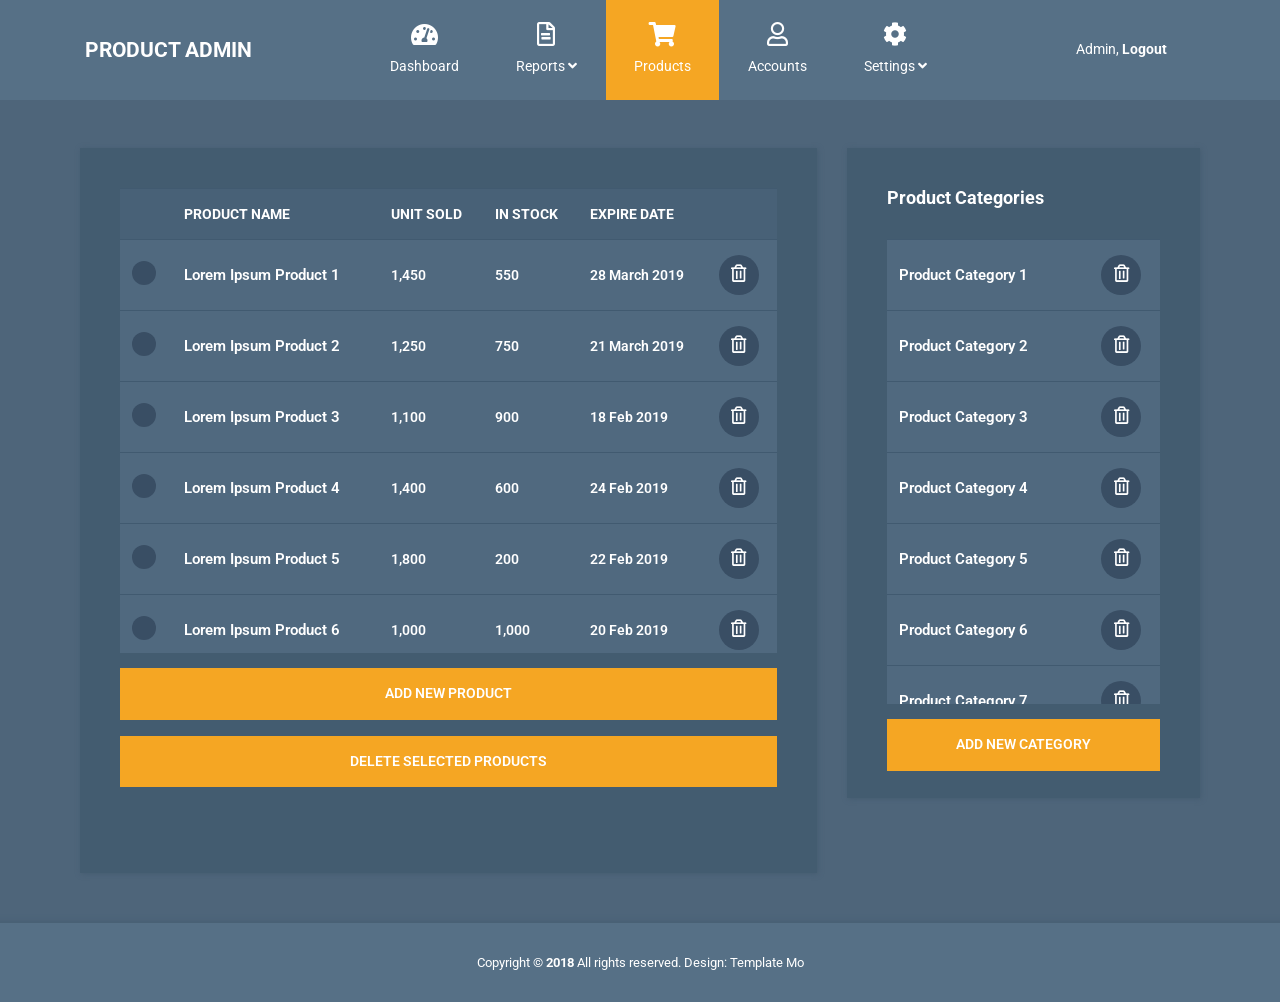
<file: delivery/products.html>
<!DOCTYPE html>
<html lang="en">
  <head>
    <meta charset="UTF-8" />
    <meta name="viewport" content="width=device-width, initial-scale=1.0" />
    <meta http-equiv="X-UA-Compatible" content="ie=edge" />
    <title>Product Page - Admin HTML Template</title>
    <link
      rel="stylesheet"
      href="https://fonts.googleapis.com/css?family=Roboto:400,700"
    />
    <!-- https://fonts.google.com/specimen/Roboto -->
    <link rel="stylesheet" href="css/fontawesome.min.css" />
    <!-- https://fontawesome.com/ -->
    <link rel="stylesheet" href="css/bootstrap.min.css" />
    <!-- https://getbootstrap.com/ -->
    <link rel="stylesheet" href="css/templatemo-style.css">
    <!--
	Product Admin CSS Template
	https://templatemo.com/tm-524-product-admin
	-->
  </head>

  <body id="reportsPage">
    <nav class="navbar navbar-expand-xl">
      <div class="container h-100">
        <a class="navbar-brand" href="index.html">
          <h1 class="tm-site-title mb-0">Product Admin</h1>
        </a>
        <button
          class="navbar-toggler ml-auto mr-0"
          type="button"
          data-toggle="collapse"
          data-target="#navbarSupportedContent"
          aria-controls="navbarSupportedContent"
          aria-expanded="false"
          aria-label="Toggle navigation"
        >
          <i class="fas fa-bars tm-nav-icon"></i>
        </button>

        <div class="collapse navbar-collapse" id="navbarSupportedContent">
          <ul class="navbar-nav mx-auto h-100">
            <li class="nav-item">
              <a class="nav-link" href="index.html">
                <i class="fas fa-tachometer-alt"></i> Dashboard
                <span class="sr-only">(current)</span>
              </a>
            </li>
            <li class="nav-item dropdown">
              <a
                class="nav-link dropdown-toggle"
                href="#"
                id="navbarDropdown"
                role="button"
                data-toggle="dropdown"
                aria-haspopup="true"
                aria-expanded="false">
                <i class="far fa-file-alt"></i>
                <span> Reports <i class="fas fa-angle-down"></i> </span>
              </a>
              <div class="dropdown-menu" aria-labelledby="navbarDropdown">
                <a class="dropdown-item" href="#">Daily Report</a>
                <a class="dropdown-item" href="#">Weekly Report</a>
                <a class="dropdown-item" href="#">Yearly Report</a>
              </div>
            </li>
            <li class="nav-item">
              <a class="nav-link active" href="products.html">
                <i class="fas fa-shopping-cart"></i> Products
              </a>
            </li>

            <li class="nav-item">
              <a class="nav-link" href="accounts.html">
                <i class="far fa-user"></i> Accounts
              </a>
            </li>
            <li class="nav-item dropdown">
              <a
                class="nav-link dropdown-toggle"
                href="#"
                id="navbarDropdown"
                role="button"
                data-toggle="dropdown"
                aria-haspopup="true"
                aria-expanded="false">
                <i class="fas fa-cog"></i>
                <span> Settings <i class="fas fa-angle-down"></i> </span>
              </a>
              <div class="dropdown-menu" aria-labelledby="navbarDropdown">
                <a class="dropdown-item" href="#">Profile</a>
                <a class="dropdown-item" href="#">Billing</a>
                <a class="dropdown-item" href="#">Customize</a>
              </div>
            </li>
          </ul>
          <ul class="navbar-nav">
            <li class="nav-item">
              <a class="nav-link d-block" href="login.html">
                Admin, <b>Logout</b>
              </a>
            </li>
          </ul>
        </div>
      </div>
    </nav>
    <div class="container mt-5">
      <div class="row tm-content-row">
        <div class="col-sm-12 col-md-12 col-lg-8 col-xl-8 tm-block-col">
          <div class="tm-bg-primary-dark tm-block tm-block-products">
            <div class="tm-product-table-container">
              <table class="table table-hover tm-table-small tm-product-table">
                <thead>
                  <tr>
                    <th scope="col">&nbsp;</th>
                    <th scope="col">PRODUCT NAME</th>
                    <th scope="col">UNIT SOLD</th>
                    <th scope="col">IN STOCK</th>
                    <th scope="col">EXPIRE DATE</th>
                    <th scope="col">&nbsp;</th>
                  </tr>
                </thead>
                <tbody>
                  <tr>
                    <th scope="row"><input type="checkbox" /></th>
                    <td class="tm-product-name">Lorem Ipsum Product 1</td>
                    <td>1,450</td>
                    <td>550</td>
                    <td>28 March 2019</td>
                    <td>
                      <a href="#" class="tm-product-delete-link">
                        <i class="far fa-trash-alt tm-product-delete-icon"></i>
                      </a>
                    </td>
                  </tr>
                  <tr>
                    <th scope="row"><input type="checkbox" /></th>
                    <td class="tm-product-name">Lorem Ipsum Product 2</td>
                    <td>1,250</td>
                    <td>750</td>
                    <td>21 March 2019</td>
                    <td>
                      <a href="#" class="tm-product-delete-link">
                        <i class="far fa-trash-alt tm-product-delete-icon"></i>
                      </a>
                    </td>
                  </tr>
                  <tr>
                    <th scope="row"><input type="checkbox" /></th>
                    <td class="tm-product-name">Lorem Ipsum Product 3</td>
                    <td>1,100</td>
                    <td>900</td>
                    <td>18 Feb 2019</td>
                    <td>
                      <a href="#" class="tm-product-delete-link">
                        <i class="far fa-trash-alt tm-product-delete-icon"></i>
                      </a>
                    </td>
                  </tr>
                  <tr>
                    <th scope="row"><input type="checkbox" /></th>
                    <td class="tm-product-name">Lorem Ipsum Product 4</td>
                    <td>1,400</td>
                    <td>600</td>
                    <td>24 Feb 2019</td>
                    <td>
                      <a href="#" class="tm-product-delete-link">
                        <i class="far fa-trash-alt tm-product-delete-icon"></i>
                      </a>
                    </td>
                  </tr>
                  <tr>
                    <th scope="row"><input type="checkbox" /></th>
                    <td class="tm-product-name">Lorem Ipsum Product 5</td>
                    <td>1,800</td>
                    <td>200</td>
                    <td>22 Feb 2019</td>
                    <td>
                      <a href="#" class="tm-product-delete-link">
                        <i class="far fa-trash-alt tm-product-delete-icon"></i>
                      </a>
                    </td>
                  </tr>
                  <tr>
                    <th scope="row"><input type="checkbox" /></th>
                    <td class="tm-product-name">Lorem Ipsum Product 6</td>
                    <td>1,000</td>
                    <td>1,000</td>
                    <td>20 Feb 2019</td>
                    <td>
                      <a href="#" class="tm-product-delete-link">
                        <i class="far fa-trash-alt tm-product-delete-icon"></i>
                      </a>
                    </td>
                  </tr>
                  <tr>
                    <th scope="row"><input type="checkbox" /></th>
                    <td class="tm-product-name">Lorem Ipsum Product 7</td>
                    <td>500</td>
                    <td>100</td>
                    <td>10 Feb 2019</td>
                    <td>
                      <a href="#" class="tm-product-delete-link">
                        <i class="far fa-trash-alt tm-product-delete-icon"></i>
                      </a>
                    </td>
                  </tr>
                  <tr>
                    <th scope="row"><input type="checkbox" /></th>
                    <td class="tm-product-name">Lorem Ipsum Product 8</td>
                    <td>1,000</td>
                    <td>600</td>
                    <td>08 Feb 2019</td>
                    <td>
                      <a href="#" class="tm-product-delete-link">
                        <i class="far fa-trash-alt tm-product-delete-icon"></i>
                      </a>
                    </td>
                  </tr>
                  <tr>
                    <th scope="row"><input type="checkbox" /></th>
                    <td class="tm-product-name">Lorem Ipsum Product 9</td>
                    <td>1,200</td>
                    <td>800</td>
                    <td>24 Jan 2019</td>
                    <td>
                      <a href="#" class="tm-product-delete-link">
                        <i class="far fa-trash-alt tm-product-delete-icon"></i>
                      </a>
                    </td>
                  </tr>
                  <tr>
                    <th scope="row"><input type="checkbox" /></th>
                    <td class="tm-product-name">Lorem Ipsum Product 10</td>
                    <td>1,600</td>
                    <td>400</td>
                    <td>22 Jan 2019</td>
                    <td>
                      <a href="#" class="tm-product-delete-link">
                        <i class="far fa-trash-alt tm-product-delete-icon"></i>
                      </a>
                    </td>
                  </tr>
                  <tr>
                    <th scope="row"><input type="checkbox" /></th>
                    <td class="tm-product-name">Lorem Ipsum Product 11</td>
                    <td>2,000</td>
                    <td>400</td>
                    <td>21 Jan 2019</td>
                    <td>
                      <a href="#" class="tm-product-delete-link">
                        <i class="far fa-trash-alt tm-product-delete-icon"></i>
                      </a>
                    </td>
                  </tr>
                </tbody>
              </table>
            </div>
            <!-- table container -->
            <a
              href="add-product.html"
              class="btn btn-primary btn-block text-uppercase mb-3">Add new product</a>
            <button class="btn btn-primary btn-block text-uppercase">
              Delete selected products
            </button>
          </div>
        </div>
        <div class="col-sm-12 col-md-12 col-lg-4 col-xl-4 tm-block-col">
          <div class="tm-bg-primary-dark tm-block tm-block-product-categories">
            <h2 class="tm-block-title">Product Categories</h2>
            <div class="tm-product-table-container">
              <table class="table tm-table-small tm-product-table">
                <tbody>
                  <tr>
                    <td class="tm-product-name">Product Category 1</td>
                    <td class="text-center">
                      <a href="#" class="tm-product-delete-link">
                        <i class="far fa-trash-alt tm-product-delete-icon"></i>
                      </a>
                    </td>
                  </tr>
                  <tr>
                    <td class="tm-product-name">Product Category 2</td>
                    <td class="text-center">
                      <a href="#" class="tm-product-delete-link">
                        <i class="far fa-trash-alt tm-product-delete-icon"></i>
                      </a>
                    </td>
                  </tr>
                  <tr>
                    <td class="tm-product-name">Product Category 3</td>
                    <td class="text-center">
                      <a href="#" class="tm-product-delete-link">
                        <i class="far fa-trash-alt tm-product-delete-icon"></i>
                      </a>
                    </td>
                  </tr>
                  <tr>
                    <td class="tm-product-name">Product Category 4</td>
                    <td class="text-center">
                      <a href="#" class="tm-product-delete-link">
                        <i class="far fa-trash-alt tm-product-delete-icon"></i>
                      </a>
                    </td>
                  </tr>
                  <tr>
                    <td class="tm-product-name">Product Category 5</td>
                    <td class="text-center">
                      <a href="#" class="tm-product-delete-link">
                        <i class="far fa-trash-alt tm-product-delete-icon"></i>
                      </a>
                    </td>
                  </tr>
                  <tr>
                    <td class="tm-product-name">Product Category 6</td>
                    <td class="text-center">
                      <a href="#" class="tm-product-delete-link">
                        <i class="far fa-trash-alt tm-product-delete-icon"></i>
                      </a>
                    </td>
                  </tr>
                  <tr>
                    <td class="tm-product-name">Product Category 7</td>
                    <td class="text-center">
                      <a href="#" class="tm-product-delete-link">
                        <i class="far fa-trash-alt tm-product-delete-icon"></i>
                      </a>
                    </td>
                  </tr>
                  <tr>
                    <td class="tm-product-name">Product Category 8</td>
                    <td class="text-center">
                      <a href="#" class="tm-product-delete-link">
                        <i class="far fa-trash-alt tm-product-delete-icon"></i>
                      </a>
                    </td>
                  </tr>
                  <tr>
                    <td class="tm-product-name">Product Category 9</td>
                    <td class="text-center">
                      <a href="#" class="tm-product-delete-link">
                        <i class="far fa-trash-alt tm-product-delete-icon"></i>
                      </a>
                    </td>
                  </tr>
                  <tr>
                    <td class="tm-product-name">Product Category 10</td>
                    <td class="text-center">
                      <a href="#" class="tm-product-delete-link">
                        <i class="far fa-trash-alt tm-product-delete-icon"></i>
                      </a>
                    </td>
                  </tr>
                  <tr>
                    <td class="tm-product-name">Product Category 11</td>
                    <td class="text-center">
                      <a href="#" class="tm-product-delete-link">
                        <i class="far fa-trash-alt tm-product-delete-icon"></i>
                      </a>
                    </td>
                  </tr>
                </tbody>
              </table>
            </div>
            <!-- table container -->
            <button class="btn btn-primary btn-block text-uppercase mb-3">
              Add new category
            </button>
          </div>
        </div>
      </div>
    </div>
    <footer class="tm-footer row tm-mt-small">
      <div class="col-12 font-weight-light">
        <p class="text-center text-white mb-0 px-4 small">
          Copyright &copy; <b>2018</b> All rights reserved. 
          
          Design: <a rel="nofollow noopener" href="https://templatemo.com" class="tm-footer-link">Template Mo</a>
        </p>
      </div>
    </footer>

    <script src="js/jquery-3.3.1.min.js"></script>
    <!-- https://jquery.com/download/ -->
    <script src="js/bootstrap.min.js"></script>
    <!-- https://getbootstrap.com/ -->
    <script>
      $(function() {
        $(".tm-product-name").on("click", function() {
          window.location.href = "edit-product.html";
        });
      });
    </script>
  </body>
</html>
</file>
<file: delivery/css/templatemo-style.css>
/*

Product Admin CSS Template

https://templatemo.com/tm-524-product-admin

*/

html {
  font-size: 16px;
  overflow-x: hidden;
}
body {
  font-family: Roboto, Helvetica, Arial, sans-serif;
  background-color: #4e657a;
  overflow-x: hidden;
}
a {
  transition: all 0.3s ease;
}
a:focus,
a:hover {
  text-decoration: none;
}
button:focus {
  outline: 0;
}
.navbar-brand {
  display: flex;
  align-items: center;
}
.tm-site-icon {
  color: #656565;
}
.tm-site-title {
  display: inline-block;
  text-transform: uppercase;
  font-size: 1.3rem;
  font-weight: 700;
  color: #fff;
}
.navbar {
  height: 100px;
  background-color: #567086;
  padding: 0;
}
.navbar .container {
  position: relative;
}
.tm-logout-icon {
  font-size: 1.5em;
}
.tm-mt-big {
  margin-top: 57px;
}
.tm-mb-big {
  margin-bottom: 60px;
}
.tm-mt-small {
  margin-top: 20px;
}
.tm-block-col {
  margin-bottom: 30px;
}
.tm-block {
  padding: 40px;
  -webkit-box-shadow: 1px 1px 5px 0 #455c71;
  -moz-box-shadow: 1px 1px 5px 0 #455c71;
  box-shadow: 1px 1px 5px 0 #455c71;
  min-height: 350px;
  height: 100%;
  max-height: 450px;
}
.tm-block-avatar,
.tm-block-settings {
  max-height: none;
}
.tm-block-avatar {
  height: auto;
}
.tm-block-h-auto {
  min-height: 1px;
  max-height: none;
  height: auto;
}
.tm-block-scroll {
  overflow-y: scroll;
}
.tm-block-overflow {
  overflow: hidden;
}
.tm-block-title {
  font-size: 1.1rem;
  font-weight: 700;
  color: #fff;
  margin-bottom: 30px;
}
.nav-link {
  color: #fff;
  height: 100%;
  display: flex;
  align-items: center;
  justify-content: center;
  flex-direction: column;
  font-size: 90%;
}
.nav-link > i {
  margin-bottom: 10px;
  margin-right: 0;
  font-size: 1.5rem;
}
.dropdown-item,
.nav-link {
  padding: 15px 20px;
}
.dropdown-menu {
  font-size: 90%;
  color: #fff;
  background-color: #567086;
  border-radius: 0;
  padding-top: 10px;
  padding-bottom: 10px;
  min-width: auto;
}
.dropdown-item {
  color: #fff;
  padding: 15px 30px;
}
.navbar-nav .active > .nav-link,
.navbar-nav .nav-link.active {
  background-color: #f5a623;
  color: #fff;
}
.navbar-nav .nav-link.active i {
  color: #fff;
}
.dropdown-item:focus,
.dropdown-item:hover {
  background-color: #567086;
}
.navbar-nav a:hover,
.navbar-nav a:hover i {
  color: #f5a623;
}
.nav-item {
  text-align: center;
}
.nav-item:last-child {
  margin-right: 0;
}
.dropdown-toggle::after {
  display: none;
}
.dropdown-menu {
  margin-top: 0;
  border: 0;
}
.tm-content-row {
  justify-content: space-between;
  margin-left: -20px;
  margin-right: -20px;
}
.tm-col {
  padding-left: 20px;
  padding-right: 20px;
  margin-bottom: 50px;
}
.tm-col-big {
  width: 39%;
}
.tm-col-small {
  width: 21.95%;
}
.tm-gray-circle {
  width: 80px;
  height: 80px;
  background-color: #aaa;
  border-radius: 50%;
  margin-right: 15px;
}
.tm-notification-items {
  overflow-y: scroll;
  height: 90%;
}
.tm-notification-item {
  padding: 15px;
  background-color: #4e657a;
  color: #fff;
  font-size: 95%;
  margin-bottom: 15px;
}
.tm-notification-item:last-child {
  margin-bottom: 0;
}
.tm-notification-link {
  color: #f5a623;
}
.tm-text-color-secondary {
  color: #bdcbd8;
}
.tm-small {
  font-size: 90%;
}
.table {
  background-color: #50697f;
  color: #fff;
  font-size: 85%;
  margin-bottom: 0;
}
thead {
  background-color: #486177;
  color: #fff;
}
.table thead th {
  border-bottom: 0;
}
.tm-status-circle {
  display: inline-block;
  margin-right: 5px;
  vertical-align: middle;
  width: 5px;
  height: 5px;
  border-radius: 50%;
  margin-top: -3px;
}
.moving {
  background-color: #9be64d;
  box-shadow: 0 0 8px #9be64d, inset 0 0 8px #9be64d;
}
.pending {
  background-color: #efc54b;
  box-shadow: 0 0 8px #efc54b, inset 0 0 8px #efc54b;
}
.cancelled {
  background-color: #da534f;
  box-shadow: 0 0 8px #da534f, inset 0 0 8px #da534f;
}
.tm-avatar {
  width: 345px;
}
.tm-avatar-container {
  position: relative;
  cursor: pointer;
  display: flex;
  align-items: center;
  flex-direction: column;
}
.tm-avatar-delete-link {
  position: absolute;
  left: 50%;
  top: 50%;
  margin-left: -25px;
  margin-top: -25px;
  z-index: 1000;
  padding: 14px;
  border-radius: 50%;
  background-color: rgba(57, 78, 100, 0.7);
  display: inline-block;
  width: 50px;
  height: 50px;
  text-align: center;
  display: none;
  transition: all 0.2s ease;
}
.tm-avatar-container:hover .tm-avatar-delete-link {
  display: block;
}
.tm-col-avatar {
  max-width: 425px;
  width: 37%;
  padding-left: 15px;
  padding-right: 15px;
}
.tm-col-account-settings {
  max-width: 822px;
  width: 63%;
  padding-left: 15px;
  padding-right: 15px;
}
.form-control {
  background-color: #54657d;
  color: #fff;
  border: 0;
}
.form-control:focus {
  background-color: #60738e;
  color: #fff;
  border-color: transparent;
  box-shadow: 0 0 0 0.1rem rgb(180, 206, 233, 0.5);
}
.form-group label {
  color: #fff;
  margin-bottom: 10px;
}
.tm-hide-sm {
  display: block;
}
.tm-list-group {
  counter-reset: myOrderedListItemsCounter;
  padding-left: 0;
}
.tm-list-group > li {
  list-style-type: none;
  position: relative;
  cursor: pointer;
  transition: all 0.3s ease;
  padding: 8px;
}
.tm-list-group > li:hover {
  color: #0266c4;
}
.tm-list-group > li:before {
  counter-increment: myOrderedListItemsCounter;
  content: counter(myOrderedListItemsCounter) ".";
  margin-right: 0.5em;
}
.tm-list {
  padding-left: 30px;
}
.tm-list > li {
  margin-bottom: 20px;
}
.form-control {
  padding: 19px 18px;
  border-radius: 0;
  height: 50px;
}
.form-group {
  margin-bottom: 15px;
}
.btn {
  border-radius: 0;
  padding: 13px 28px;
  transition: all 0.2s ease;
  max-width: 100%;
}
.btn-small {
  padding: 10px 24px;
}
.btn-primary {
  color: #fff;
  background-color: #f5a623;
  border: 2px solid #f5a623;
  font-size: 90%;
  font-weight: 600;
}
.btn-primary:active,
.btn-primary:hover {
  color: #f5a623;
  background-color: transparent;
  border: 2px solid #f5a623;
}
.custom-file-input {
  cursor: pointer;
}
.custom-file-label {
  border-radius: 0;
}
.table td,
.table th {
  border-top: 1px solid #415a70;
  padding: 15px 25px;
  vertical-align: middle;
}
.tm-table-small td,
.tm-table-small th {
  padding-left: 12px;
  padding-right: 12px;
}
.table-hover tbody tr {
  transition: all 0.2s ease;
}
.table-hover tbody tr:hover {
  color: #a0c0de;
}
.tm-bg-primary-dark {
  background-color: #435c70;
}
.tm-bg-gray {
  background-color: rgba(0, 0, 0, 0.05);
}
.tm-table-mt {
  margin-top: 66px;
}
.page-item:first-child .page-link {
  border-top-left-radius: 0;
  border-bottom-left-radius: 0;
}
.page-item:last-child .page-link {
  border-top-right-radius: 0;
  border-bottom-right-radius: 0;
}
.page-link {
  padding: 12px 18px;
}
.page-link,
.page-link:hover {
  color: #000;
}
.page-item {
  margin-right: 18px;
}
.page-item:last-child {
  margin-right: 0;
}
.page-item.active .page-link {
  background-color: #e9ecef;
  border-color: #dee2e6;
  color: #000;
}
input[type="checkbox"] {
  cursor: pointer;
  -webkit-appearance: none;
  appearance: none;
  background-color: #394e64;
  background-position: center;
  border-radius: 50%;
  box-sizing: border-box;
  position: relative;
  box-sizing: content-box;
  width: 24px;
  height: 24px;
  transition: all 0.1s linear;
}
input[type="checkbox"]:checked {
  background: url(../img/check-mark.png) #394e64 center no-repeat;
}
input[type="checkbox"]:focus {
  outline: 0 none;
  box-shadow: none;
}
.tm-block-products {
  min-height: 725px;
}
.tm-block-product-categories {
  min-height: 650px;
}
.tm-product-table-container {
  max-height: 465px;
  margin-bottom: 15px;
  overflow-y: scroll;
}
.tm-product-table tr {
  font-weight: 600;
}
.tm-product-name {
  font-size: 0.95rem;
  font-weight: 600;
}
.tm-product-delete-icon {
  font-size: 1.1rem;
  color: #fff;
}
.tm-product-delete-link {
  padding: 10px;
  border-radius: 50%;
  background-color: #394e64;
  display: inline-block;
  width: 40px;
  height: 40px;
  text-align: center;
}
.tm-product-delete-link:hover .tm-product-delete-icon {
  color: #6d8ca6;
}
.custom-select {
  width: 100%;
  border: none;
  color: #acc6de;
  height: 50px;
  -webkit-appearance: none;
  -moz-appearance: none;
  -ms-appearance: none;
  -o-appearance: none;
  appearance: none;
  -webkit-border-radius: 0;
  -moz-border-radius: 0;
  -ms-border-radius: 0;
  -o-border-radius: 0;
  border-radius: 0;
  padding: 15px;
  background: url(../img/arrow-down.png) 98% no-repeat #50657b;
}
.custom-select:focus {
  outline: 0;
}
.tm-trash-icon {
  color: #6e6c6c;
  cursor: pointer;
}
.tm-trash-icon:hover {
  color: #9f1321;
}
.tm-footer {
  background-color: #567086;
  padding-top: 30px;
  padding-bottom: 30px;
  -webkit-box-shadow: 0 -3px 5px 0 rgba(69, 92, 113, 0.59);
  -moz-box-shadow: 0 -3px 5px 0 rgba(69, 92, 113, 0.59);
  box-shadow: 0 -3px 5px 0 rgba(69, 92, 113, 0.59);
}
.custom-select {
  height: 50px;
  border-radius: 0;
}
.tm-product-img-dummy {
  max-width: 100%;
  height: 240px;
  display: flex;
  align-items: center;
  justify-content: center;
  color: #fff;
  background: #aaa;
}
.tm-product-img-edit {
  max-width: 100%;
  position: relative;
}
.tm-product-img-edit i {
  display: none;
  position: absolute;
}
.tm-product-img-edit:hover i {
  display: block;
}
.tm-upload-icon {
  background: #455c71;
  width: 55px;
  height: 55px;
  border-radius: 50%;
  text-align: center;
  padding-top: 15px;
  font-size: 22px;
}
.tm-login-col {
  max-width: 470px;
}
.navbar-toggler {
  border-color: #708da8;
  box-shadow: rgba(255, 255, 255, 0.1) 0 1px 1px 2px;
  border-radius: 0;
  padding: 10px 15px;
  transition: all 0.2s ease;
}
.navbar-toggler:hover {
  border-color: #f5a623;
  color: #f5a623;
}
.tm-nav-icon {
  color: #fff;
}
.navbar-toggler:hover .tm-nav-icon {
  color: #f5a623;
}
::-webkit-scrollbar {
  width: 8px;
  height: 8px;
}
::-webkit-scrollbar-track {
  background: #394f62;
}
::-webkit-scrollbar-thumb {
  background: #6d8da6;
}
::-webkit-scrollbar-thumb:hover {
  background: #8ab5d6;
}

.tm-footer-link {
  color: white;
}

.tm-footer-link:hover,
.tm-footer-link:focus {
  color: #aacbea;
}

@media (min-width: 1200px) {
  .navbar-expand-xl .navbar-nav .nav-link {
    padding-left: 28px;
    padding-right: 28px;
  }
  .navbar-collapse {
    height: 100%;
  }
}
@media (min-width: 992px) {
  .navbar-expand-lg .navbar-nav .nav-link {
    padding: 15px 20px;
  }
}
@media (max-width: 1275px) and (min-width: 1200px) {
  .nav-item {
    margin-right: 15px;
  }
}
@media (max-width: 1350px) {
  .nav-item {
    margin-right: 1px;
  }
}
@media (max-width: 1199px) {
  .tm-col-big,
  .tm-col-small {
    width: 49.65%;
  }
  .navbar-collapse {
    padding: 0;
    box-shadow: rgba(255, 255, 255, 0.1) 0 1px 1px 1px;
    position: absolute;
    top: 72px;
    right: 20px;
    width: 200px;
    z-index: 1000;
  }
  .dropdown-menu {
    text-align: center;
  }
  .nav-link {
    color: #fff;
    background-color: #567086;
    padding: 15px;
    flex-direction: row;
  }
  .nav-link > i {
    font-size: 1rem;
    margin-right: 10px;
    margin-bottom: 0;
  }
  .nav-item {
    margin-right: 0;
  }
  .tm-block-taller {
    max-height: 520px;
  }
}
@media (max-width: 1199.98px) {
  .navbar-expand-xl > .container,
  .navbar-expand-xl > .container-fluid {
    padding-left: 15px;
    padding-right: 15px;
  }
  .navbar-collapse {
    right: 15px;
  }
}
@media (max-width: 991px) {
  .tm-col-big,
  .tm-col-small {
    width: 100%;
    min-height: 383px;
    height: auto;
  }
  .tm-block {
    padding: 30px;
  }
}
@media (max-width: 767px) {
  .tm-col-account-settings,
  .tm-col-avatar {
    width: 100%;
    max-width: 100%;
  }
  .tm-block-avatar {
    display: flex;
    flex-direction: column;
  }
  .tm-avatar {
    align-self: center;
  }
  .tm-hide-sm {
    display: none;
  }
}
@media (max-width: 633px) {
  .page-item {
    margin-top: 10px;
  }
  .custom-select {
    background-position: 96%;
  }
}
@media (max-width: 574px) {
  .navbar-collapse {
    top: 47px;
  }
  .navbar {
    height: 50px;
  }
  .tm-site-title {
    font-size: 1.4rem;
    margin-left: 7px;
  }
  .tm-site-icon {
    font-size: 2em;
  }
}
@media (max-width: 480px) {
  .tm-mt-big {
    margin-top: 45px;
  }
  .tm-mb-big {
    margin-bottom: 45px;
  }
  #barChart,
  #lineChart {
    max-height: 350px;
  }
}
</file>
